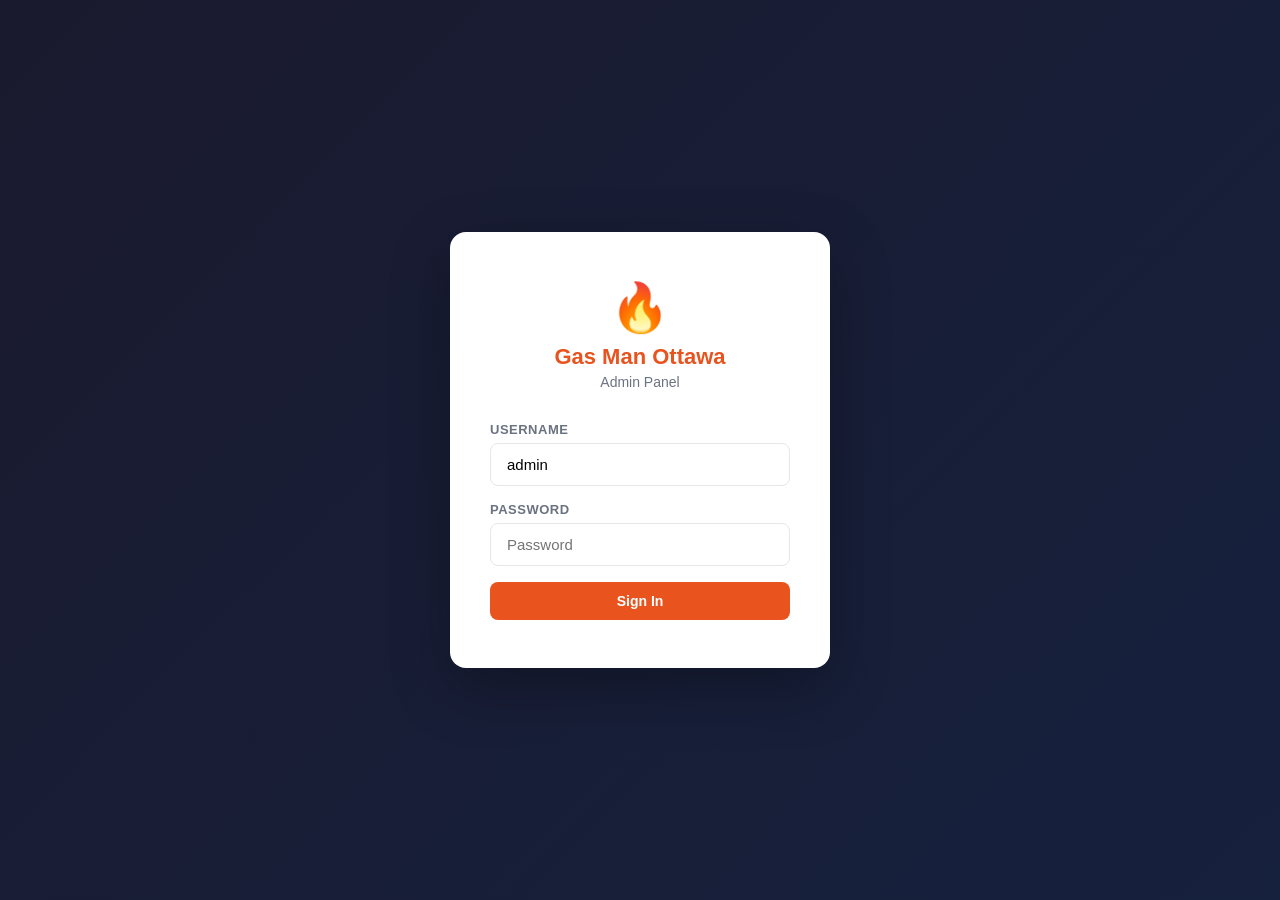
<file: admin/index.html>
<!DOCTYPE html>
<html lang="en">
<head>
<meta charset="UTF-8">
<meta name="viewport" content="width=device-width, initial-scale=1.0">
<title>Gas Man Ottawa — Admin Panel</title>
<style>
  *, *::before, *::after { box-sizing: border-box; margin: 0; padding: 0; }
  :root {
    --orange: #E8531E;
    --orange-dark: #c94518;
    --bg: #f8f9fa;
    --sidebar: #1a1a2e;
    --sidebar-text: #c8c8d4;
    --white: #ffffff;
    --border: #e5e7eb;
    --text: #1a1a1a;
    --muted: #6b7280;
    --success: #22c55e;
    --danger: #ef4444;
    --warning: #f59e0b;
  }
  body { font-family: -apple-system, BlinkMacSystemFont, 'Segoe UI', Roboto, sans-serif; background: var(--bg); color: var(--text); min-height: 100vh; }

  /* Login */
  #login-screen {
    min-height: 100vh;
    display: flex;
    align-items: center;
    justify-content: center;
    background: linear-gradient(135deg, #1a1a2e 0%, #16213e 100%);
  }
  .login-box {
    background: white;
    border-radius: 16px;
    padding: 48px 40px;
    width: 380px;
    box-shadow: 0 20px 60px rgba(0,0,0,0.3);
    text-align: center;
  }
  .login-box .logo { font-size: 48px; margin-bottom: 8px; }
  .login-box h1 { font-size: 22px; font-weight: 700; color: var(--orange); margin-bottom: 4px; }
  .login-box p { color: var(--muted); font-size: 14px; margin-bottom: 32px; }
  .form-group { margin-bottom: 16px; text-align: left; }
  .form-group label { display: block; font-size: 13px; font-weight: 600; color: var(--muted); margin-bottom: 6px; text-transform: uppercase; letter-spacing: 0.5px; }
  .form-group input { width: 100%; padding: 12px 16px; border: 1.5px solid var(--border); border-radius: 8px; font-size: 15px; outline: none; transition: border-color 0.15s; }
  .form-group input:focus { border-color: var(--orange); }
  .btn { display: inline-flex; align-items: center; gap: 8px; padding: 11px 20px; border-radius: 8px; border: none; font-size: 14px; font-weight: 600; cursor: pointer; transition: background 0.15s, transform 0.1s; }
  .btn:active { transform: scale(0.97); }
  .btn-primary { background: var(--orange); color: white; }
  .btn-primary:hover { background: var(--orange-dark); }
  .btn-secondary { background: var(--bg); color: var(--text); border: 1.5px solid var(--border); }
  .btn-secondary:hover { background: var(--border); }
  .btn-danger { background: var(--danger); color: white; }
  .btn-danger:hover { background: #dc2626; }
  .btn-sm { padding: 7px 14px; font-size: 13px; }
  .btn-full { width: 100%; justify-content: center; }
  #login-error { color: var(--danger); font-size: 14px; margin-bottom: 16px; display: none; }

  /* App layout */
  #app { display: none; min-height: 100vh; }
  .layout { display: flex; min-height: 100vh; }

  /* Sidebar */
  .sidebar {
    width: 240px;
    background: var(--sidebar);
    display: flex;
    flex-direction: column;
    flex-shrink: 0;
    position: fixed;
    top: 0;
    left: 0;
    height: 100vh;
    z-index: 100;
  }
  .sidebar-logo {
    padding: 24px 20px 20px;
    border-bottom: 1px solid rgba(255,255,255,0.08);
  }
  .sidebar-logo h2 { color: var(--orange); font-size: 16px; font-weight: 700; }
  .sidebar-logo p { color: var(--sidebar-text); font-size: 12px; opacity: 0.7; margin-top: 2px; }
  .sidebar-nav { flex: 1; padding: 12px 0; overflow-y: auto; }
  .nav-item {
    display: flex;
    align-items: center;
    gap: 12px;
    padding: 12px 20px;
    color: var(--sidebar-text);
    cursor: pointer;
    transition: background 0.15s, color 0.15s;
    font-size: 14px;
    border-left: 3px solid transparent;
    position: relative;
  }
  .nav-item:hover { background: rgba(255,255,255,0.06); color: white; }
  .nav-item.active { background: rgba(232,83,30,0.15); color: white; border-left-color: var(--orange); }
  .nav-item .nav-icon { font-size: 18px; width: 20px; text-align: center; }
  .nav-badge {
    margin-left: auto;
    background: var(--danger);
    color: white;
    border-radius: 10px;
    padding: 2px 7px;
    font-size: 11px;
    font-weight: 700;
  }
  .sidebar-footer {
    padding: 16px 20px;
    border-top: 1px solid rgba(255,255,255,0.08);
  }
  .sidebar-footer button {
    background: none;
    border: 1.5px solid rgba(255,255,255,0.15);
    color: var(--sidebar-text);
    padding: 8px 16px;
    border-radius: 6px;
    cursor: pointer;
    font-size: 13px;
    width: 100%;
    transition: background 0.15s;
  }
  .sidebar-footer button:hover { background: rgba(255,255,255,0.08); }

  /* Main content */
  .main { margin-left: 240px; flex: 1; min-height: 100vh; }
  .topbar {
    background: white;
    border-bottom: 1px solid var(--border);
    padding: 0 32px;
    height: 64px;
    display: flex;
    align-items: center;
    position: sticky;
    top: 0;
    z-index: 50;
  }
  .topbar h1 { font-size: 20px; font-weight: 700; }
  .content { padding: 32px; }

  /* Cards */
  .card { background: white; border-radius: 12px; border: 1px solid var(--border); }
  .card-header { padding: 20px 24px; border-bottom: 1px solid var(--border); display: flex; align-items: center; justify-content: space-between; }
  .card-header h3 { font-size: 16px; font-weight: 700; }
  .card-body { padding: 24px; }

  /* Stats grid */
  .stats-grid { display: grid; grid-template-columns: repeat(auto-fit, minmax(180px, 1fr)); gap: 20px; margin-bottom: 32px; }
  .stat-card { background: white; border-radius: 12px; border: 1px solid var(--border); padding: 20px 24px; }
  .stat-card .stat-label { font-size: 12px; font-weight: 600; color: var(--muted); text-transform: uppercase; letter-spacing: 0.5px; }
  .stat-card .stat-value { font-size: 32px; font-weight: 800; color: var(--orange); margin: 8px 0 4px; }
  .stat-card .stat-sub { font-size: 12px; color: var(--muted); }

  /* Table */
  .table-wrap { overflow-x: auto; }
  table { width: 100%; border-collapse: collapse; font-size: 14px; }
  th { text-align: left; padding: 12px 16px; font-size: 12px; font-weight: 700; color: var(--muted); text-transform: uppercase; letter-spacing: 0.5px; border-bottom: 1px solid var(--border); background: #fafafa; }
  td { padding: 14px 16px; border-bottom: 1px solid var(--border); vertical-align: top; }
  tr:last-child td { border-bottom: none; }
  tr:hover td { background: #fafafa; }

  /* Badge */
  .badge { display: inline-block; padding: 3px 10px; border-radius: 20px; font-size: 12px; font-weight: 600; }
  .badge-new { background: #fef3c7; color: #92400e; }
  .badge-contacted { background: #dbeafe; color: #1e40af; }
  .badge-booked { background: #d1fae5; color: #065f46; }
  .badge-closed { background: #f3f4f6; color: #6b7280; }

  /* KB entries */
  .kb-grid { display: flex; flex-direction: column; gap: 12px; }
  .kb-entry {
    border: 1.5px solid var(--border);
    border-radius: 10px;
    padding: 16px 20px;
    transition: border-color 0.15s;
  }
  .kb-entry:hover { border-color: var(--orange); }
  .kb-entry-header { display: flex; align-items: center; gap: 12px; margin-bottom: 8px; }
  .kb-category { font-size: 11px; font-weight: 700; color: var(--orange); text-transform: uppercase; letter-spacing: 0.5px; background: #fff3ee; padding: 3px 9px; border-radius: 20px; }
  .kb-title { font-weight: 700; font-size: 15px; flex: 1; }
  .kb-content { font-size: 13px; color: var(--muted); line-height: 1.6; }
  .kb-actions { margin-top: 12px; display: flex; gap: 8px; }

  /* Modal */
  .modal-overlay {
    position: fixed; inset: 0;
    background: rgba(0,0,0,0.5);
    display: flex; align-items: center; justify-content: center;
    z-index: 1000;
    opacity: 0; pointer-events: none; transition: opacity 0.2s;
  }
  .modal-overlay.open { opacity: 1; pointer-events: all; }
  .modal {
    background: white;
    border-radius: 16px;
    width: 560px;
    max-width: calc(100vw - 32px);
    max-height: calc(100vh - 64px);
    overflow-y: auto;
    transform: translateY(20px) scale(0.97);
    transition: transform 0.25s cubic-bezier(0.34, 1.56, 0.64, 1);
  }
  .modal-overlay.open .modal { transform: translateY(0) scale(1); }
  .modal-header { padding: 24px 24px 0; display: flex; align-items: center; justify-content: space-between; }
  .modal-header h3 { font-size: 18px; font-weight: 700; }
  .modal-close { background: none; border: none; cursor: pointer; font-size: 24px; color: var(--muted); line-height: 1; }
  .modal-body { padding: 20px 24px 24px; }
  .form-row { margin-bottom: 20px; }
  .form-row label { display: block; font-size: 13px; font-weight: 600; color: var(--muted); margin-bottom: 6px; text-transform: uppercase; letter-spacing: 0.5px; }
  .form-row input, .form-row select, .form-row textarea {
    width: 100%;
    padding: 10px 14px;
    border: 1.5px solid var(--border);
    border-radius: 8px;
    font-size: 14px;
    outline: none;
    transition: border-color 0.15s;
    font-family: inherit;
  }
  .form-row input:focus, .form-row select:focus, .form-row textarea:focus { border-color: var(--orange); }
  .form-row textarea { resize: vertical; min-height: 120px; }
  .modal-footer { display: flex; justify-content: flex-end; gap: 10px; }

  /* Conversation detail */
  .conv-messages { display: flex; flex-direction: column; gap: 12px; }
  .conv-msg { max-width: 80%; padding: 10px 14px; border-radius: 14px; font-size: 14px; line-height: 1.5; }
  .conv-msg.user { background: var(--orange); color: white; align-self: flex-end; border-bottom-right-radius: 4px; }
  .conv-msg.assistant { background: #f4f4f5; color: #1a1a1a; align-self: flex-start; border-bottom-left-radius: 4px; }
  .conv-msg .conv-msg-time { font-size: 11px; opacity: 0.7; margin-top: 4px; }

  /* Filter bar */
  .filter-bar { display: flex; gap: 10px; align-items: center; flex-wrap: wrap; margin-bottom: 20px; }
  .filter-bar select { padding: 8px 14px; border: 1.5px solid var(--border); border-radius: 8px; font-size: 14px; outline: none; }
  .filter-bar select:focus { border-color: var(--orange); }

  /* Loading */
  .loading { display: flex; align-items: center; justify-content: center; padding: 48px; color: var(--muted); }
  .spinner { width: 28px; height: 28px; border: 3px solid var(--border); border-top-color: var(--orange); border-radius: 50%; animation: spin 0.7s linear infinite; margin-right: 12px; }
  @keyframes spin { to { transform: rotate(360deg); } }

  /* Empty state */
  .empty { text-align: center; padding: 48px 24px; color: var(--muted); }
  .empty .empty-icon { font-size: 40px; margin-bottom: 12px; }
  .empty p { font-size: 14px; }

  /* AI Instructions editor */
  #instructions-editor { width: 100%; min-height: 400px; font-family: 'Courier New', monospace; font-size: 13px; line-height: 1.6; resize: vertical; }

  /* Search */
  .search-input { padding: 9px 14px; border: 1.5px solid var(--border); border-radius: 8px; font-size: 14px; outline: none; width: 260px; }
  .search-input:focus { border-color: var(--orange); }

  /* Toast */
  #toast {
    position: fixed; bottom: 24px; left: 50%; transform: translateX(-50%) translateY(80px);
    background: #1a1a1a; color: white;
    padding: 12px 24px; border-radius: 8px;
    font-size: 14px; font-weight: 500;
    transition: transform 0.3s ease, opacity 0.3s;
    z-index: 9999;
    opacity: 0;
  }
  #toast.show { transform: translateX(-50%) translateY(0); opacity: 1; }
  #toast.success { background: #16a34a; }
  #toast.error { background: var(--danger); }

  /* Pagination */
  .pagination { display: flex; gap: 8px; align-items: center; justify-content: center; margin-top: 20px; }
  .pagination button { padding: 7px 14px; border: 1.5px solid var(--border); background: white; border-radius: 6px; cursor: pointer; font-size: 13px; }
  .pagination button:disabled { opacity: 0.4; cursor: default; }
  .pagination button.current { background: var(--orange); color: white; border-color: var(--orange); }
  .pagination span { font-size: 13px; color: var(--muted); }
</style>
</head>
<body>

<!-- Login -->
<div id="login-screen">
  <div class="login-box">
    <div class="logo">🔥</div>
    <h1>Gas Man Ottawa</h1>
    <p>Admin Panel</p>
    <div id="login-error">Invalid username or password</div>
    <div class="form-group">
      <label>Username</label>
      <input type="text" id="login-username" value="admin" autocomplete="username">
    </div>
    <div class="form-group">
      <label>Password</label>
      <input type="password" id="login-password" placeholder="Password" autocomplete="current-password">
    </div>
    <button class="btn btn-primary btn-full" onclick="doLogin()">Sign In</button>
  </div>
</div>

<!-- App -->
<div id="app">
  <div class="layout">
    <!-- Sidebar -->
    <nav class="sidebar">
      <div class="sidebar-logo">
        <h2>🔥 Gas Man Ottawa</h2>
        <p>Admin Panel</p>
      </div>
      <div class="sidebar-nav">
        <div class="nav-item active" data-section="dashboard" onclick="navigate('dashboard')">
          <span class="nav-icon">📊</span> Dashboard
        </div>
        <div class="nav-item" data-section="knowledge" onclick="navigate('knowledge')">
          <span class="nav-icon">📚</span> Knowledge Base
        </div>
        <div class="nav-item" data-section="instructions" onclick="navigate('instructions')">
          <span class="nav-icon">🤖</span> AI Instructions
        </div>
        <div class="nav-item" data-section="conversations" onclick="navigate('conversations')">
          <span class="nav-icon">💬</span> Conversations
        </div>
        <div class="nav-item" data-section="leads" onclick="navigate('leads')">
          <span class="nav-icon">👤</span> Leads
          <span class="nav-badge" id="leads-badge" style="display:none">0</span>
        </div>
      </div>
      <div class="sidebar-footer">
        <button onclick="doLogout()">Sign Out</button>
      </div>
    </nav>

    <!-- Main -->
    <div class="main">
      <div class="topbar">
        <h1 id="page-title">Dashboard</h1>
      </div>
      <div class="content" id="main-content">
        <div class="loading"><div class="spinner"></div> Loading...</div>
      </div>
    </div>
  </div>
</div>

<!-- Modal -->
<div class="modal-overlay" id="modal-overlay" onclick="closeModalOnOverlay(event)">
  <div class="modal" id="modal">
    <div class="modal-header">
      <h3 id="modal-title">Modal</h3>
      <button class="modal-close" onclick="closeModal()">×</button>
    </div>
    <div class="modal-body" id="modal-body"></div>
  </div>
</div>

<!-- Toast -->
<div id="toast"></div>

<script>
var API = '';  // same origin
var token = localStorage.getItem('gasman_token');
var currentSection = 'dashboard';
var currentPage = { conversations: 1, leads: 1 };

// ── Auth ──────────────────────────────────────────────────────────────────────

function doLogin() {
  var u = document.getElementById('login-username').value.trim();
  var p = document.getElementById('login-password').value;
  fetch(API + '/api/admin/login', {
    method: 'POST',
    headers: { 'Content-Type': 'application/json' },
    body: JSON.stringify({ username: u, password: p }),
  })
  .then(function(r) {
    if (!r.ok) throw new Error('bad');
    return r.json();
  })
  .then(function(d) {
    token = d.token;
    localStorage.setItem('gasman_token', token);
    showApp();
  })
  .catch(function() {
    document.getElementById('login-error').style.display = 'block';
  });
}

function doLogout() {
  token = null;
  localStorage.removeItem('gasman_token');
  document.getElementById('app').style.display = 'none';
  document.getElementById('login-screen').style.display = 'flex';
}

// ── API helpers ───────────────────────────────────────────────────────────────

function api(method, path, body) {
  return fetch(API + path, {
    method: method,
    headers: {
      'Content-Type': 'application/json',
      'Authorization': 'Bearer ' + token,
    },
    body: body ? JSON.stringify(body) : undefined,
  }).then(function(r) {
    if (r.status === 401) { doLogout(); throw new Error('Unauthorized'); }
    if (!r.ok) throw new Error('Request failed');
    return r.json();
  });
}

// ── Navigation ────────────────────────────────────────────────────────────────

function navigate(section) {
  currentSection = section;
  document.querySelectorAll('.nav-item').forEach(function(el) {
    el.classList.toggle('active', el.dataset.section === section);
  });
  var titles = {
    dashboard: 'Dashboard',
    knowledge: 'Knowledge Base',
    instructions: 'AI Instructions',
    conversations: 'Conversations',
    leads: 'Leads',
  };
  document.getElementById('page-title').textContent = titles[section] || section;
  var content = document.getElementById('main-content');
  content.innerHTML = '<div class="loading"><div class="spinner"></div> Loading...</div>';
  if (section === 'dashboard') loadDashboard();
  else if (section === 'knowledge') loadKnowledge();
  else if (section === 'instructions') loadInstructions();
  else if (section === 'conversations') loadConversations(1);
  else if (section === 'leads') loadLeads(1);
}

function showApp() {
  document.getElementById('login-screen').style.display = 'none';
  document.getElementById('app').style.display = 'block';
  loadUncontactedBadge();
  navigate('dashboard');
}

function loadUncontactedBadge() {
  api('GET', '/api/admin/stats').then(function(d) {
    var badge = document.getElementById('leads-badge');
    if (d.uncontacted_leads > 0) {
      badge.textContent = d.uncontacted_leads;
      badge.style.display = 'inline-block';
    } else {
      badge.style.display = 'none';
    }
  }).catch(function() {});
}

// ── Dashboard ─────────────────────────────────────────────────────────────────

function loadDashboard() {
  api('GET', '/api/admin/stats').then(function(d) {
    var content = document.getElementById('main-content');
    content.innerHTML = [
      '<div class="stats-grid">',
        statCard('💬', 'Total Conversations', d.total_conversations, "Today: " + d.today_conversations),
        statCard('👤', 'Total Leads', d.total_leads, "This week: " + d.this_week_leads),
        statCard('🔔', 'Uncontacted Leads', d.uncontacted_leads, 'Need follow-up'),
        statCard('📚', 'Knowledge Entries', d.knowledge_base_count, 'In knowledge base'),
        statCard('📅', 'This Month Leads', d.this_month_leads, 'Last 30 days'),
        statCard('💬', 'Today Conversations', d.today_conversations, 'Since midnight'),
      '</div>',
      '<div style="display:grid;grid-template-columns:1fr 1fr;gap:20px">',
        '<div class="card">',
          '<div class="card-header"><h3>Quick Actions</h3></div>',
          '<div class="card-body" style="display:flex;flex-direction:column;gap:12px">',
            '<button class="btn btn-primary" onclick="navigate(\'knowledge\')">📚 Manage Knowledge Base</button>',
            '<button class="btn btn-secondary" onclick="navigate(\'instructions\')">🤖 Edit AI Instructions</button>',
            '<button class="btn btn-secondary" onclick="navigate(\'leads\')">👤 View Leads</button>',
            '<button class="btn btn-secondary" onclick="window.open(\'/demo\',\'_blank\')">🔗 Open Chat Demo</button>',
          '</div>',
        '</div>',
        '<div class="card">',
          '<div class="card-header"><h3>Embed Widget</h3></div>',
          '<div class="card-body">',
            '<p style="font-size:13px;color:#6b7280;margin-bottom:12px">Add this to any page to embed the chat widget:</p>',
            '<code style="display:block;background:#f4f4f5;padding:12px;border-radius:8px;font-size:12px;word-break:break-all;">&lt;script src="' + location.origin + '/widget/gasman-chat.js"&gt;&lt;/script&gt;</code>',
            '<button class="btn btn-sm btn-secondary" style="margin-top:12px" onclick="copyEmbed()">📋 Copy</button>',
          '</div>',
        '</div>',
      '</div>',
    ].join('');
  }).catch(function() {
    document.getElementById('main-content').innerHTML = '<div class="empty"><div class="empty-icon">⚠️</div><p>Failed to load stats.</p></div>';
  });
}

function statCard(icon, label, value, sub) {
  return '<div class="stat-card"><div class="stat-label">' + icon + ' ' + label + '</div><div class="stat-value">' + value + '</div><div class="stat-sub">' + sub + '</div></div>';
}

function copyEmbed() {
  var code = '<script src="' + location.origin + '/widget/gasman-chat.js"><\/script>';
  navigator.clipboard.writeText(code).then(function() { toast('Copied!', 'success'); });
}

// ── Knowledge Base ────────────────────────────────────────────────────────────

var kbEntries = [];
var kbFilter = '';

function loadKnowledge() {
  api('GET', '/api/admin/knowledge-base').then(function(entries) {
    kbEntries = entries;
    renderKnowledge();
  }).catch(function() {
    document.getElementById('main-content').innerHTML = '<div class="empty"><div class="empty-icon">⚠️</div><p>Failed to load knowledge base.</p></div>';
  });
}

function renderKnowledge() {
  var filtered = kbEntries.filter(function(e) {
    if (!kbFilter) return true;
    var q = kbFilter.toLowerCase();
    return e.title.toLowerCase().includes(q) || e.content.toLowerCase().includes(q) || e.category.toLowerCase().includes(q);
  });

  var categories = {};
  filtered.forEach(function(e) {
    if (!categories[e.category]) categories[e.category] = [];
    categories[e.category].push(e);
  });

  var html = [
    '<div style="display:flex;justify-content:space-between;align-items:center;margin-bottom:24px">',
      '<div style="display:flex;gap:12px;align-items:center">',
        '<input class="search-input" placeholder="Search entries..." oninput="filterKB(this.value)" value="' + esc(kbFilter) + '">',
        '<span style="font-size:13px;color:#6b7280">' + filtered.length + ' entries</span>',
      '</div>',
      '<button class="btn btn-primary" onclick="openAddEntry()">+ Add Entry</button>',
    '</div>',
  ];

  if (filtered.length === 0) {
    html.push('<div class="empty"><div class="empty-icon">📭</div><p>No entries found.</p></div>');
  } else {
    Object.keys(categories).sort().forEach(function(cat) {
      html.push('<h3 style="font-size:14px;font-weight:700;color:#6b7280;text-transform:uppercase;letter-spacing:0.5px;margin:24px 0 12px">' + esc(cat) + ' (' + categories[cat].length + ')</h3>');
      html.push('<div class="kb-grid">');
      categories[cat].forEach(function(e) {
        html.push([
          '<div class="kb-entry" id="kb-' + e.id + '">',
            '<div class="kb-entry-header">',
              '<span class="kb-category">' + esc(e.category) + '</span>',
              '<span class="kb-title">' + esc(e.title) + '</span>',
            '</div>',
            '<div class="kb-content">' + esc(e.content).substring(0, 200) + (e.content.length > 200 ? '...' : '') + '</div>',
            '<div class="kb-actions">',
              '<button class="btn btn-sm btn-secondary" onclick="openEditEntry(' + JSON.stringify(e.id) + ')">✏️ Edit</button>',
              '<button class="btn btn-sm btn-danger" onclick="confirmDeleteEntry(' + JSON.stringify(e.id) + ', ' + JSON.stringify(e.title) + ')">🗑️ Delete</button>',
            '</div>',
          '</div>',
        ].join(''));
      });
      html.push('</div>');
    });
  }

  document.getElementById('main-content').innerHTML = html.join('');
}

function filterKB(val) {
  kbFilter = val;
  renderKnowledge();
}

function openAddEntry() {
  document.getElementById('modal-title').textContent = 'Add Knowledge Entry';
  document.getElementById('modal-body').innerHTML = kbForm({}, false);
  openModal();
}

function openEditEntry(id) {
  var entry = kbEntries.find(function(e) { return e.id === id; });
  if (!entry) return;
  document.getElementById('modal-title').textContent = 'Edit Knowledge Entry';
  document.getElementById('modal-body').innerHTML = kbForm(entry, true);
  openModal();
}

function kbForm(entry, isEdit) {
  var categories = ['Company Info','Service Areas','Furnaces','Air Conditioning','Heat Pumps','Water Heaters','Gas Piping','Gas Fireplaces','Smart Thermostats','Ventilation','Maintenance','Commercial','Emergency Procedures'];
  var catOptions = categories.map(function(c) {
    return '<option value="' + esc(c) + '"' + (entry.category === c ? ' selected' : '') + '>' + esc(c) + '</option>';
  }).join('');
  return [
    '<div class="form-row">',
      '<label>Category</label>',
      '<select id="kb-cat"><option value="">Select category...</option>' + catOptions + '</select>',
    '</div>',
    '<div class="form-row">',
      '<label>Title</label>',
      '<input type="text" id="kb-title" value="' + esc(entry.title || '') + '" placeholder="e.g. Furnace Installation Details">',
    '</div>',
    '<div class="form-row">',
      '<label>Content</label>',
      '<textarea id="kb-content" style="min-height:160px">' + esc(entry.content || '') + '</textarea>',
    '</div>',
    '<div class="modal-footer">',
      '<button class="btn btn-secondary" onclick="closeModal()">Cancel</button>',
      '<button class="btn btn-primary" onclick="saveKBEntry(' + (isEdit ? JSON.stringify(entry.id) : 'null') + ')">',
        isEdit ? 'Save Changes' : 'Add Entry',
      '</button>',
    '</div>',
  ].join('');
}

function saveKBEntry(id) {
  var category = document.getElementById('kb-cat').value.trim();
  var title = document.getElementById('kb-title').value.trim();
  var content = document.getElementById('kb-content').value.trim();
  if (!category || !title || !content) { toast('Please fill in all fields', 'error'); return; }

  var method = id ? 'PUT' : 'POST';
  var path = id ? '/api/admin/knowledge-base/' + id : '/api/admin/knowledge-base';

  api(method, path, { category: category, title: title, content: content })
    .then(function() {
      closeModal();
      toast(id ? 'Entry updated!' : 'Entry added!', 'success');
      loadKnowledge();
    })
    .catch(function() { toast('Failed to save entry', 'error'); });
}

function confirmDeleteEntry(id, title) {
  document.getElementById('modal-title').textContent = 'Delete Entry?';
  document.getElementById('modal-body').innerHTML = [
    '<p style="margin-bottom:24px">Are you sure you want to delete <strong>' + esc(title) + '</strong>? This will remove it from the knowledge base and Pinecone permanently.</p>',
    '<div class="modal-footer">',
      '<button class="btn btn-secondary" onclick="closeModal()">Cancel</button>',
      '<button class="btn btn-danger" onclick="deleteEntry(' + JSON.stringify(id) + ')">Delete</button>',
    '</div>',
  ].join('');
  openModal();
}

function deleteEntry(id) {
  api('DELETE', '/api/admin/knowledge-base/' + id)
    .then(function() {
      closeModal();
      toast('Entry deleted', 'success');
      loadKnowledge();
    })
    .catch(function() { toast('Failed to delete entry', 'error'); });
}

// ── AI Instructions ───────────────────────────────────────────────────────────

function loadInstructions() {
  api('GET', '/api/admin/instructions').then(function(d) {
    var updatedStr = d.updated_at ? new Date(d.updated_at).toLocaleString() : 'Never saved';
    document.getElementById('main-content').innerHTML = [
      '<div class="card">',
        '<div class="card-header">',
          '<div>',
            '<h3>System Prompt / AI Instructions</h3>',
            '<p style="font-size:12px;color:#6b7280;margin-top:4px">Last updated: ' + updatedStr + '</p>',
          '</div>',
          '<button class="btn btn-primary" onclick="saveInstructions()">💾 Save</button>',
        '</div>',
        '<div class="card-body">',
          '<p style="font-size:13px;color:#6b7280;margin-bottom:16px">This is the system prompt loaded on every chat request. It defines the bot\'s personality, rules, and behavior. Edit carefully — changes take effect immediately.</p>',
          '<textarea id="instructions-editor" class="form-row" style="width:100%;min-height:500px;font-family:monospace;font-size:13px;line-height:1.6;padding:16px;border:1.5px solid #e5e7eb;border-radius:8px;resize:vertical">' + esc(d.instructions) + '</textarea>',
        '</div>',
      '</div>',
    ].join('');
  }).catch(function() {
    document.getElementById('main-content').innerHTML = '<div class="empty"><div class="empty-icon">⚠️</div><p>Failed to load instructions.</p></div>';
  });
}

function saveInstructions() {
  var text = document.getElementById('instructions-editor').value.trim();
  if (!text) { toast('Instructions cannot be empty', 'error'); return; }
  api('PUT', '/api/admin/instructions', { instructions: text })
    .then(function() { toast('Instructions saved!', 'success'); loadInstructions(); })
    .catch(function() { toast('Failed to save', 'error'); });
}

// ── Conversations ─────────────────────────────────────────────────────────────

function loadConversations(page) {
  currentPage.conversations = page;
  api('GET', '/api/admin/conversations?page=' + page + '&limit=20').then(function(d) {
    var html = [
      '<div class="filter-bar" style="justify-content:flex-end">',
        '<span style="font-size:13px;color:#6b7280">' + d.total + ' total conversations</span>',
      '</div>',
      '<div class="card">',
        '<div class="table-wrap">',
          '<table>',
            '<thead><tr><th>Started</th><th>Preview</th><th>Messages</th><th>Flagged</th><th>Actions</th></tr></thead>',
            '<tbody>',
    ];
    if (d.conversations.length === 0) {
      html.push('<tr><td colspan="5"><div class="empty"><div class="empty-icon">💬</div><p>No conversations yet.</p></div></td></tr>');
    }
    d.conversations.forEach(function(c) {
      html.push([
        '<tr>',
          '<td style="white-space:nowrap;font-size:13px">' + new Date(c.started_at).toLocaleString() + '</td>',
          '<td style="max-width:300px;font-size:13px">' + esc(c.preview || '(empty)') + '</td>',
          '<td>' + c.message_count + '</td>',
          '<td>' + (c.flagged ? '⭐' : '') + '</td>',
          '<td><button class="btn btn-sm btn-secondary" onclick="viewConversation(' + JSON.stringify(c.id) + ')">View</button></td>',
        '</tr>',
      ].join(''));
    });
    html.push('</tbody></table></div></div>');

    var totalPages = Math.ceil(d.total / 20);
    if (totalPages > 1) {
      html.push(pagination(page, totalPages, 'loadConversations'));
    }

    document.getElementById('main-content').innerHTML = html.join('');
  }).catch(function() {
    document.getElementById('main-content').innerHTML = '<div class="empty"><div class="empty-icon">⚠️</div><p>Failed to load conversations.</p></div>';
  });
}

function viewConversation(id) {
  api('GET', '/api/admin/conversations/' + id).then(function(c) {
    var msgsHtml = c.messages.map(function(m) {
      return '<div class="conv-msg ' + m.role + '">' + esc(m.content).replace(/\n/g, '<br>') + '<div class="conv-msg-time">' + new Date(m.timestamp).toLocaleTimeString() + '</div></div>';
    }).join('');

    document.getElementById('modal-title').textContent = 'Conversation';
    document.getElementById('modal-body').innerHTML = [
      '<div style="font-size:12px;color:#6b7280;margin-bottom:16px">',
        'Started: ' + new Date(c.started_at).toLocaleString() + ' · ' + c.message_count + ' messages',
      '</div>',
      '<div class="conv-messages" style="max-height:400px;overflow-y:auto;padding:8px 0">' + (msgsHtml || '<p style="color:#6b7280">Empty conversation</p>') + '</div>',
      '<div class="modal-footer" style="margin-top:16px">',
        '<button class="btn btn-secondary" onclick="toggleFlag(' + JSON.stringify(c.id) + ')">',
          c.flagged ? '⭐ Unflag' : '☆ Flag',
        '</button>',
        '<button class="btn btn-secondary" onclick="closeModal()">Close</button>',
      '</div>',
    ].join('');
    openModal();
  }).catch(function() { toast('Failed to load conversation', 'error'); });
}

function toggleFlag(id) {
  api('PUT', '/api/admin/conversations/' + id + '/flag')
    .then(function() { closeModal(); toast('Updated!', 'success'); loadConversations(currentPage.conversations); })
    .catch(function() { toast('Failed', 'error'); });
}

// ── Leads ─────────────────────────────────────────────────────────────────────

var leadsStatusFilter = '';

function loadLeads(page) {
  currentPage.leads = page;
  var qs = '?page=' + page + '&limit=20' + (leadsStatusFilter ? '&status=' + leadsStatusFilter : '');
  api('GET', '/api/admin/leads' + qs).then(function(d) {
    var html = [
      '<div class="filter-bar">',
        '<select onchange="filterLeads(this.value)">',
          '<option value="">All Statuses</option>',
          ['new','contacted','booked','closed'].map(function(s) {
            return '<option value="' + s + '"' + (leadsStatusFilter === s ? ' selected' : '') + '>' + s.charAt(0).toUpperCase() + s.slice(1) + '</option>';
          }).join(''),
        '</select>',
        '<span style="font-size:13px;color:#6b7280">' + d.total + ' leads</span>',
      '</div>',
      '<div class="card">',
        '<div class="table-wrap">',
          '<table>',
            '<thead><tr><th>Name</th><th>Phone</th><th>Service</th><th>Status</th><th>Date</th><th>Actions</th></tr></thead>',
            '<tbody>',
    ];
    if (d.leads.length === 0) {
      html.push('<tr><td colspan="6"><div class="empty"><div class="empty-icon">👤</div><p>No leads yet.</p></div></td></tr>');
    }
    d.leads.forEach(function(l) {
      html.push([
        '<tr>',
          '<td><strong>' + esc(l.name) + '</strong>' + (l.email ? '<br><span style="font-size:12px;color:#6b7280">' + esc(l.email) + '</span>' : '') + '</td>',
          '<td><a href="tel:' + esc(l.phone) + '" style="color:var(--orange)">' + esc(l.phone) + '</a></td>',
          '<td style="font-size:13px">' + esc(l.service_needed || '—') + '</td>',
          '<td><span class="badge badge-' + l.status + '">' + l.status + '</span></td>',
          '<td style="font-size:12px;white-space:nowrap">' + new Date(l.created_at).toLocaleDateString() + '</td>',
          '<td>',
            '<select style="padding:5px 8px;border:1.5px solid #e5e7eb;border-radius:6px;font-size:12px" onchange="updateLeadStatus(' + l.id + ', this.value)">',
              ['new','contacted','booked','closed'].map(function(s) {
                return '<option value="' + s + '"' + (l.status === s ? ' selected' : '') + '>' + s + '</option>';
              }).join(''),
            '</select>',
          '</td>',
        '</tr>',
      ].join(''));
    });
    html.push('</tbody></table></div></div>');

    var totalPages = Math.ceil(d.total / 20);
    if (totalPages > 1) html.push(pagination(page, totalPages, 'loadLeads'));

    document.getElementById('main-content').innerHTML = html.join('');
  }).catch(function() {
    document.getElementById('main-content').innerHTML = '<div class="empty"><div class="empty-icon">⚠️</div><p>Failed to load leads.</p></div>';
  });
}

function filterLeads(status) {
  leadsStatusFilter = status;
  loadLeads(1);
}

function updateLeadStatus(id, status) {
  api('PUT', '/api/admin/leads/' + id, { status: status })
    .then(function() { toast('Status updated', 'success'); loadUncontactedBadge(); })
    .catch(function() { toast('Failed to update', 'error'); });
}

// ── UI Helpers ────────────────────────────────────────────────────────────────

function openModal() {
  document.getElementById('modal-overlay').classList.add('open');
}

function closeModal() {
  document.getElementById('modal-overlay').classList.remove('open');
}

function closeModalOnOverlay(e) {
  if (e.target === document.getElementById('modal-overlay')) closeModal();
}

function pagination(current, total, fn) {
  var html = ['<div class="pagination">'];
  html.push('<button ' + (current <= 1 ? 'disabled' : '') + ' onclick="' + fn + '(' + (current - 1) + ')">← Prev</button>');
  html.push('<span>Page ' + current + ' of ' + total + '</span>');
  html.push('<button ' + (current >= total ? 'disabled' : '') + ' onclick="' + fn + '(' + (current + 1) + ')">Next →</button>');
  html.push('</div>');
  return html.join('');
}

function toast(msg, type) {
  var el = document.getElementById('toast');
  el.textContent = msg;
  el.className = 'show ' + (type || '');
  setTimeout(function() { el.className = ''; }, 3000);
}

function esc(str) {
  return String(str || '').replace(/&/g,'&amp;').replace(/</g,'&lt;').replace(/>/g,'&gt;').replace(/"/g,'&quot;');
}

// ── Boot ──────────────────────────────────────────────────────────────────────

document.addEventListener('keydown', function(e) {
  if (e.key === 'Escape') closeModal();
});

document.getElementById('login-password').addEventListener('keydown', function(e) {
  if (e.key === 'Enter') doLogin();
});

if (token) {
  showApp();
} else {
  document.getElementById('login-screen').style.display = 'flex';
}
</script>
</body>
</html>
</file>
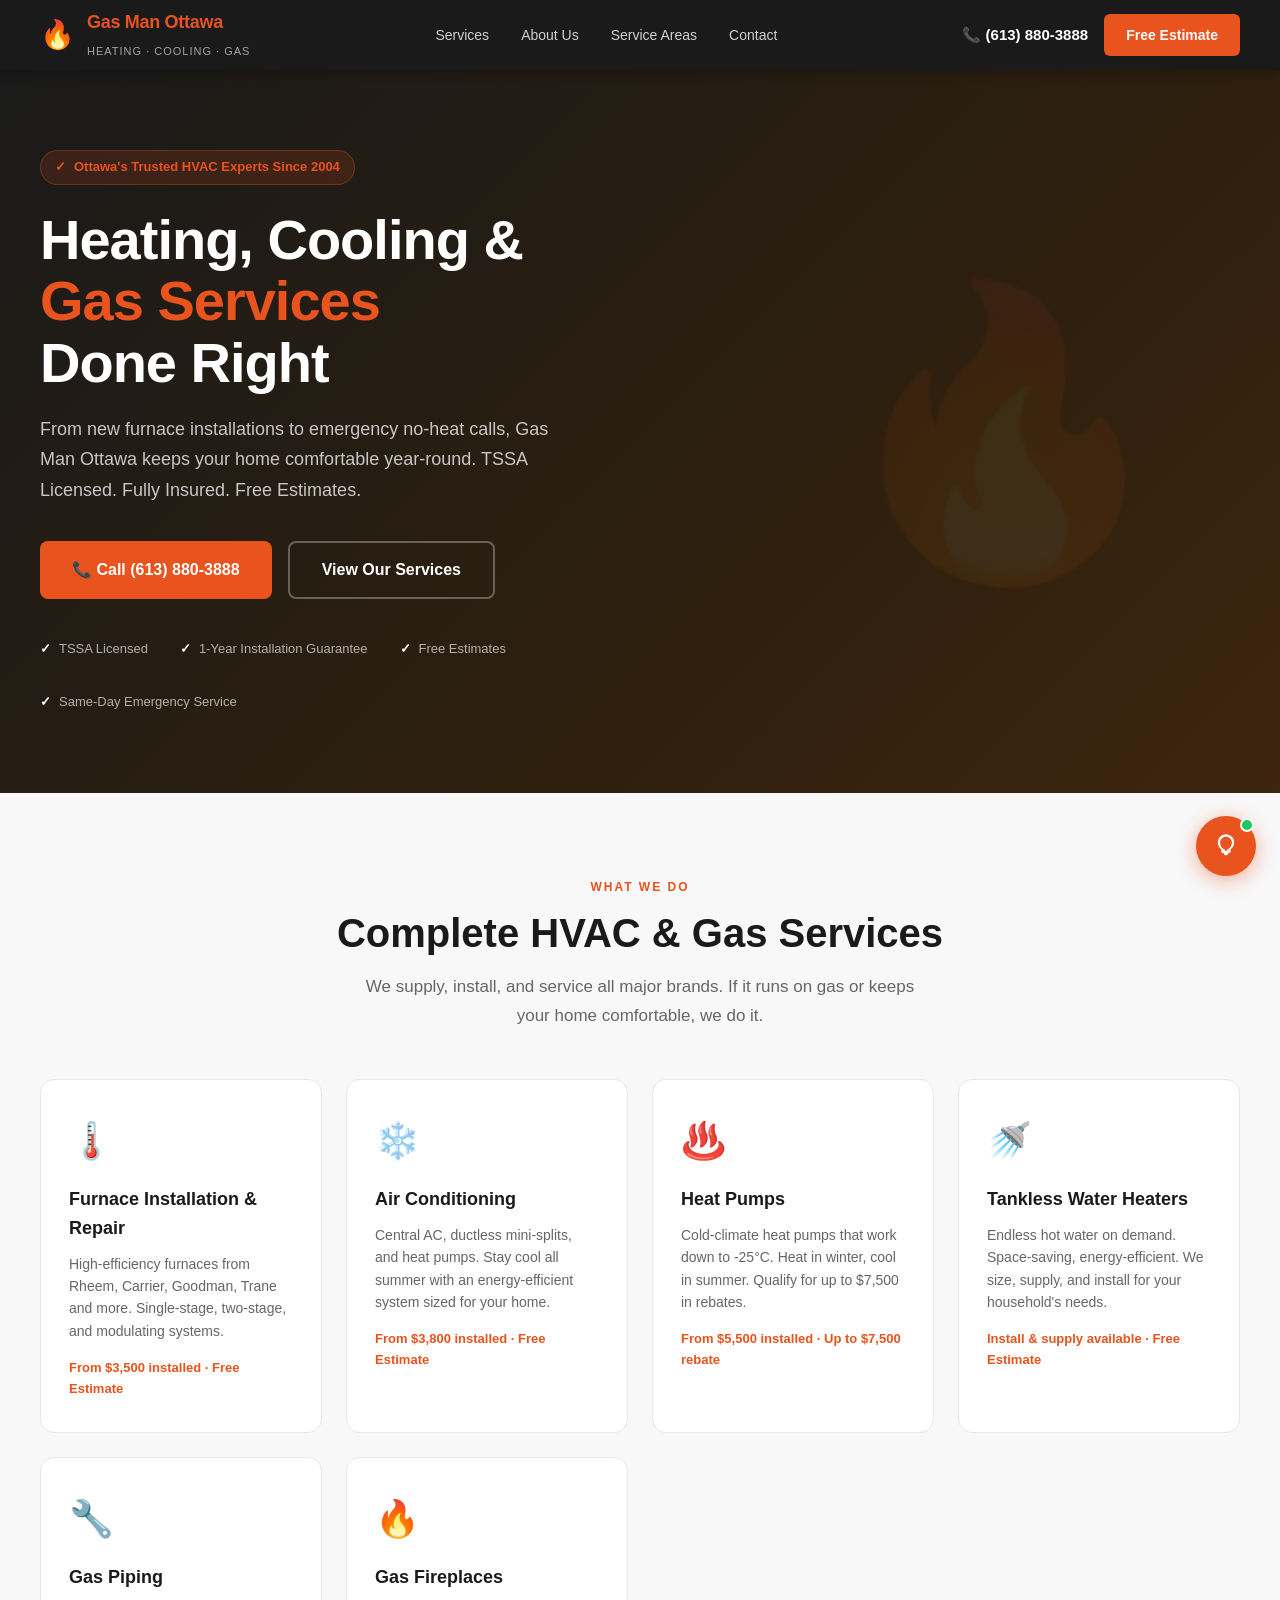
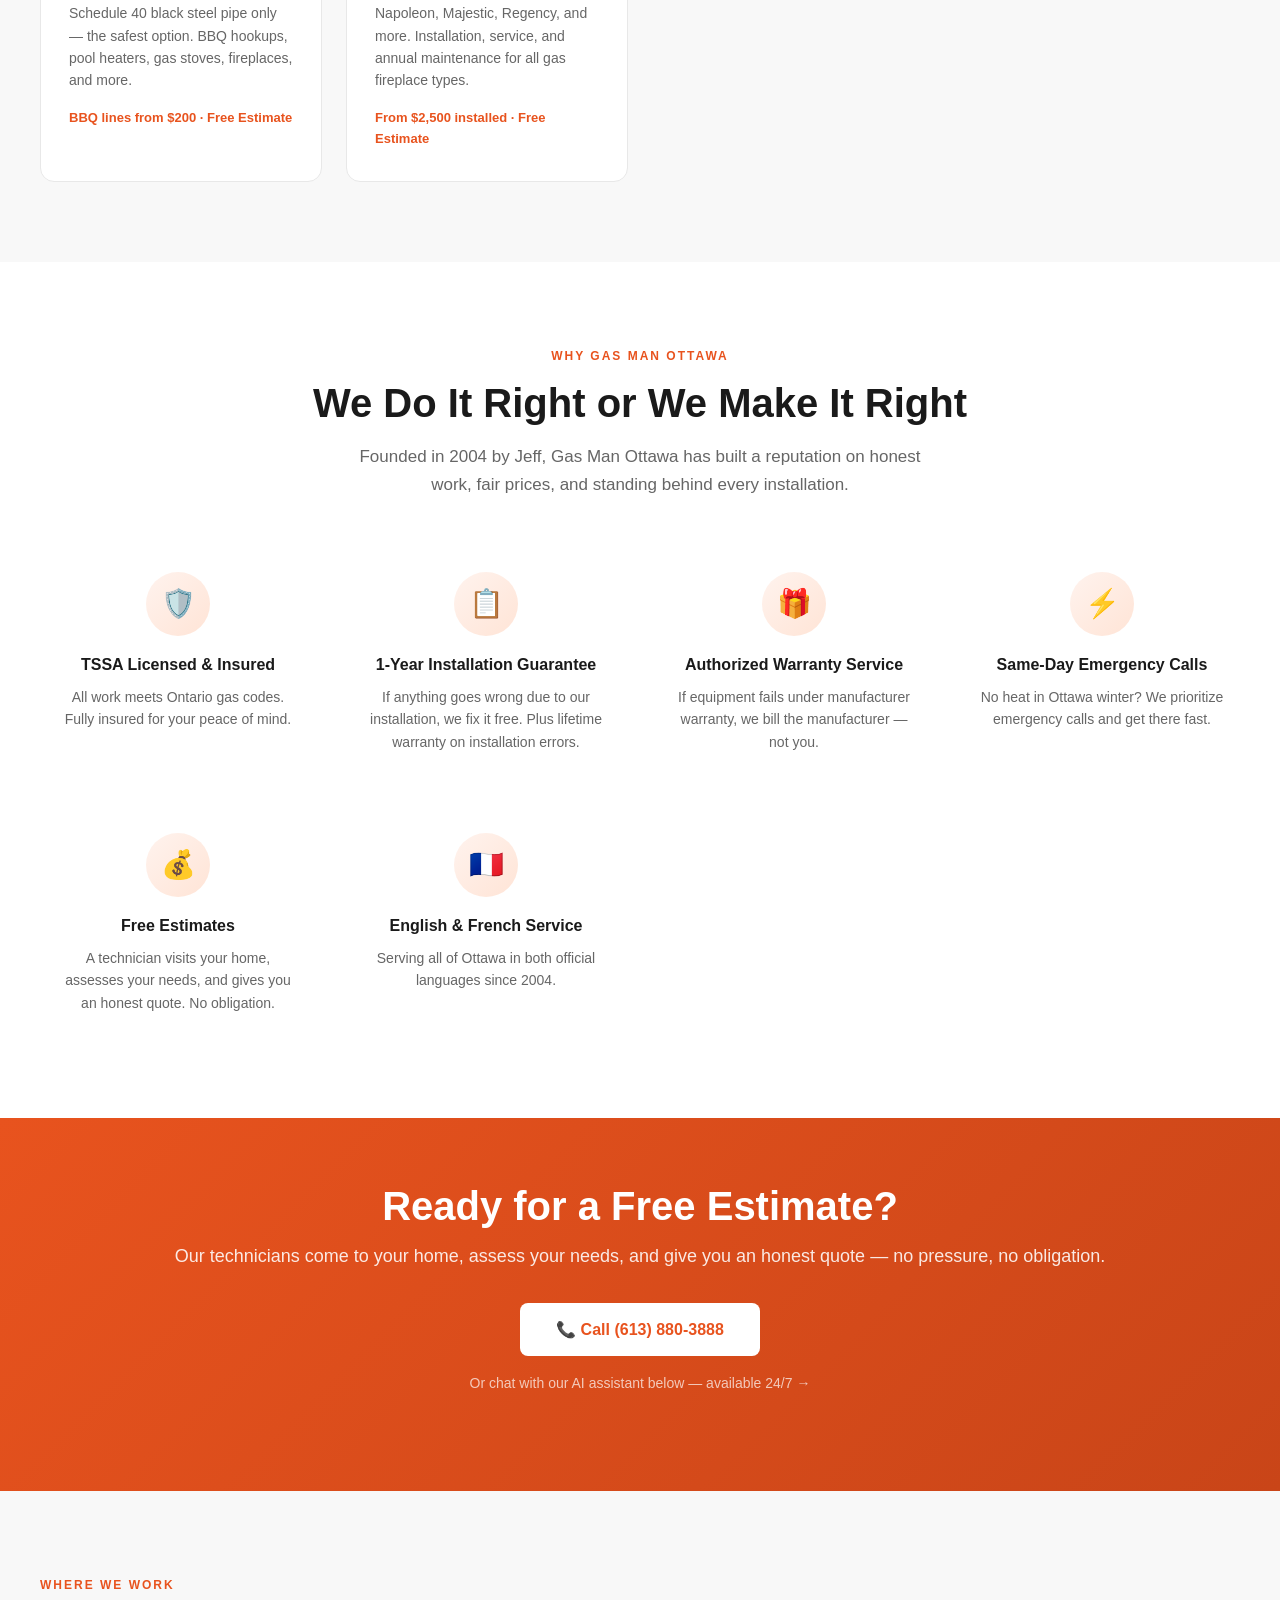
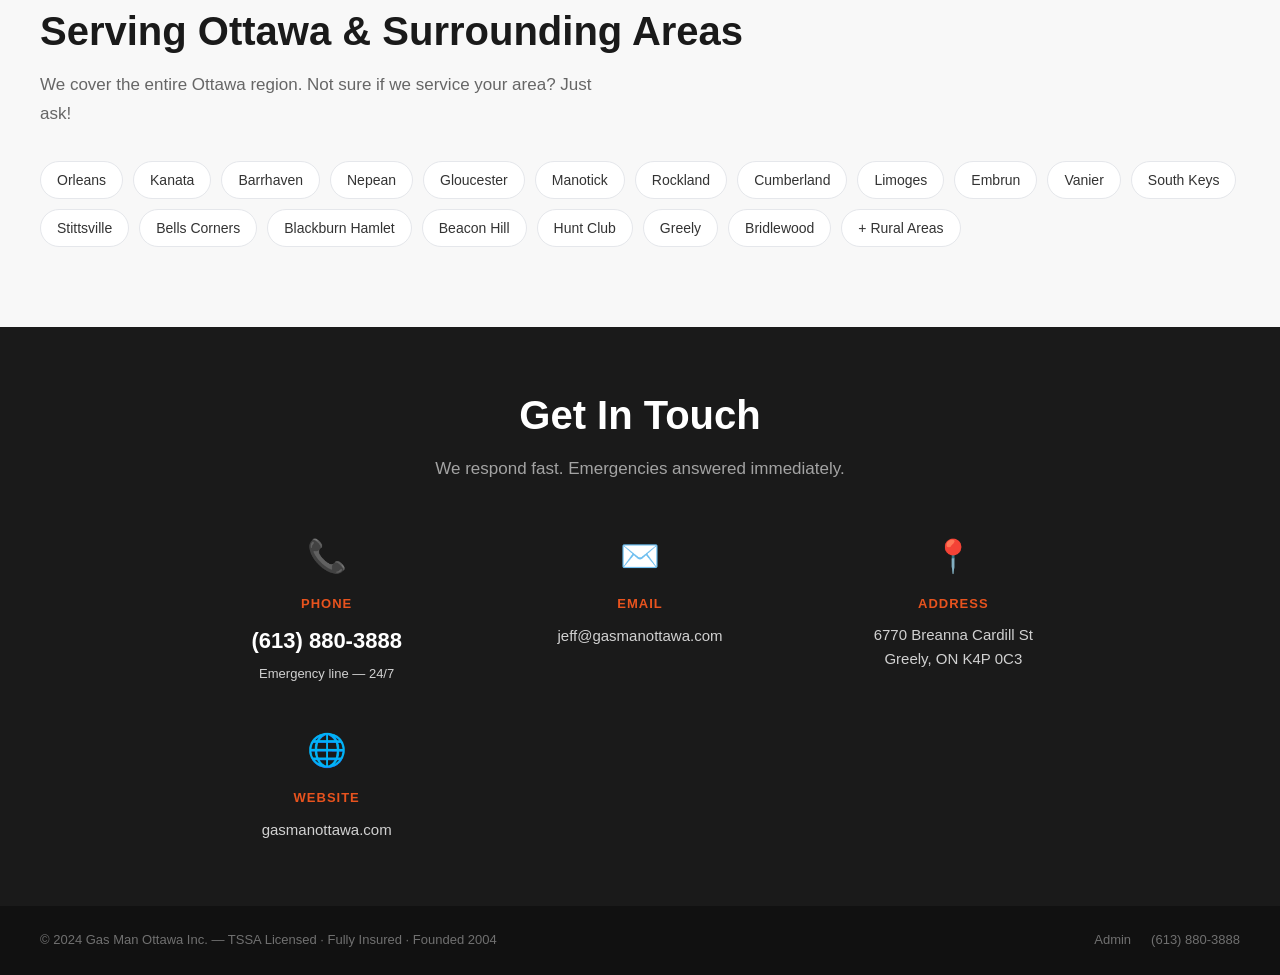
<file: public/index.html>
<!DOCTYPE html>
<html lang="en">
<head>
<meta charset="UTF-8">
<meta name="viewport" content="width=device-width, initial-scale=1.0">
<title>Gas Man Ottawa — HVAC, Furnaces, AC & Gas Services</title>
<meta name="description" content="Ottawa's trusted HVAC contractor since 2004. Furnaces, air conditioning, heat pumps, water heaters, gas piping. Free estimates. TSSA Licensed.">
<style>
  *, *::before, *::after { box-sizing: border-box; margin: 0; padding: 0; }
  :root {
    --orange: #E8531E;
    --orange-dark: #c94518;
    --black: #1a1a1a;
    --grey: #f8f8f8;
    --text: #333;
    --muted: #666;
    --white: #fff;
  }
  html { scroll-behavior: smooth; }
  body { font-family: -apple-system, BlinkMacSystemFont, 'Segoe UI', Roboto, sans-serif; color: var(--text); line-height: 1.6; }
  a { color: inherit; text-decoration: none; }
  img { max-width: 100%; display: block; }

  /* ── Header ── */
  header {
    position: sticky; top: 0; z-index: 500;
    background: var(--black);
    display: flex; align-items: center; justify-content: space-between;
    padding: 0 40px; height: 70px;
    box-shadow: 0 2px 12px rgba(0,0,0,0.3);
  }
  .logo { display: flex; align-items: center; gap: 12px; }
  .logo-flame { font-size: 28px; }
  .logo-text { color: white; }
  .logo-text strong { display: block; font-size: 18px; font-weight: 800; color: var(--orange); letter-spacing: -0.3px; }
  .logo-text span { font-size: 11px; opacity: 0.6; text-transform: uppercase; letter-spacing: 1px; }
  nav { display: flex; align-items: center; gap: 32px; }
  nav a { color: rgba(255,255,255,0.8); font-size: 14px; font-weight: 500; transition: color 0.15s; }
  nav a:hover { color: var(--orange); }
  .header-cta { display: flex; align-items: center; gap: 16px; }
  .phone-link { color: white; font-size: 15px; font-weight: 700; display: flex; align-items: center; gap: 6px; }
  .phone-link:hover { color: var(--orange); }
  .btn { display: inline-flex; align-items: center; gap: 8px; padding: 10px 22px; border-radius: 6px; font-size: 14px; font-weight: 700; cursor: pointer; transition: background 0.15s, transform 0.1s; border: none; }
  .btn:active { transform: scale(0.97); }
  .btn-orange { background: var(--orange); color: white; }
  .btn-orange:hover { background: var(--orange-dark); }
  .btn-outline { background: transparent; color: white; border: 2px solid rgba(255,255,255,0.3); }
  .btn-outline:hover { border-color: var(--orange); color: var(--orange); }
  .btn-lg { padding: 14px 32px; font-size: 16px; border-radius: 8px; }

  /* ── Hero ── */
  #hero {
    background: linear-gradient(135deg, #1a1a1a 0%, #2d1f0e 60%, #3d2510 100%);
    min-height: 600px;
    display: flex; align-items: center;
    padding: 80px 40px;
    position: relative;
    overflow: hidden;
  }
  #hero::before {
    content: '🔥';
    position: absolute;
    right: 8%;
    top: 50%;
    transform: translateY(-50%);
    font-size: 280px;
    opacity: 0.06;
    user-select: none;
    pointer-events: none;
  }
  .hero-content { max-width: 640px; }
  .hero-badge {
    display: inline-flex; align-items: center; gap: 8px;
    background: rgba(232,83,30,0.15);
    border: 1px solid rgba(232,83,30,0.3);
    color: var(--orange);
    padding: 6px 14px; border-radius: 20px;
    font-size: 13px; font-weight: 600;
    margin-bottom: 24px;
  }
  .hero-badge::before { content: '✓'; }
  #hero h1 {
    font-size: clamp(36px, 5vw, 56px);
    font-weight: 900;
    color: white;
    line-height: 1.1;
    margin-bottom: 20px;
    letter-spacing: -1px;
  }
  #hero h1 span { color: var(--orange); }
  #hero p {
    font-size: 18px;
    color: rgba(255,255,255,0.75);
    margin-bottom: 36px;
    max-width: 520px;
    line-height: 1.7;
  }
  .hero-actions { display: flex; gap: 16px; flex-wrap: wrap; margin-bottom: 40px; }
  .hero-trust {
    display: flex; gap: 32px; flex-wrap: wrap;
  }
  .trust-item { display: flex; align-items: center; gap: 8px; color: rgba(255,255,255,0.65); font-size: 13px; }
  .trust-item strong { color: white; }

  /* ── Section common ── */
  section { padding: 80px 40px; }
  .section-label {
    display: inline-block;
    color: var(--orange);
    font-size: 12px;
    font-weight: 800;
    text-transform: uppercase;
    letter-spacing: 2px;
    margin-bottom: 12px;
  }
  h2 { font-size: clamp(28px, 4vw, 40px); font-weight: 800; color: var(--black); line-height: 1.2; margin-bottom: 16px; }
  .section-intro { font-size: 17px; color: var(--muted); max-width: 580px; line-height: 1.7; }
  .center { text-align: center; }
  .center .section-intro { margin: 0 auto; }

  /* ── Services ── */
  #services { background: var(--grey); }
  .services-grid {
    display: grid;
    grid-template-columns: repeat(auto-fit, minmax(280px, 1fr));
    gap: 24px;
    margin-top: 48px;
  }
  .service-card {
    background: white;
    border-radius: 14px;
    padding: 32px 28px;
    border: 1px solid #e8e8e8;
    transition: box-shadow 0.2s, transform 0.2s;
  }
  .service-card:hover { box-shadow: 0 8px 32px rgba(0,0,0,0.1); transform: translateY(-3px); }
  .service-icon { font-size: 36px; margin-bottom: 16px; }
  .service-card h3 { font-size: 18px; font-weight: 800; color: var(--black); margin-bottom: 10px; }
  .service-card p { font-size: 14px; color: var(--muted); line-height: 1.6; margin-bottom: 16px; }
  .service-price { font-size: 13px; font-weight: 700; color: var(--orange); }
  .service-card a { color: var(--orange); font-size: 14px; font-weight: 600; display: inline-flex; align-items: center; gap: 4px; }
  .service-card a:hover { text-decoration: underline; }

  /* ── Why choose us ── */
  #why { background: white; }
  .why-grid {
    display: grid;
    grid-template-columns: repeat(auto-fit, minmax(220px, 1fr));
    gap: 32px;
    margin-top: 48px;
  }
  .why-item { text-align: center; padding: 24px 16px; }
  .why-icon {
    width: 64px; height: 64px;
    background: linear-gradient(135deg, #fff3ee, #ffe4d6);
    border-radius: 50%;
    display: flex; align-items: center; justify-content: center;
    font-size: 28px;
    margin: 0 auto 16px;
  }
  .why-item h3 { font-size: 16px; font-weight: 800; color: var(--black); margin-bottom: 8px; }
  .why-item p { font-size: 14px; color: var(--muted); line-height: 1.6; }

  /* ── Estimate CTA banner ── */
  #estimate {
    background: linear-gradient(135deg, var(--orange) 0%, var(--orange-dark) 100%);
    padding: 64px 40px;
    text-align: center;
  }
  #estimate h2 { color: white; margin-bottom: 12px; }
  #estimate p { color: rgba(255,255,255,0.88); font-size: 18px; margin-bottom: 32px; }
  #estimate .btn-white {
    background: white;
    color: var(--orange);
    padding: 14px 36px;
    font-size: 16px;
    font-weight: 800;
    border-radius: 8px;
    border: none;
    cursor: pointer;
    transition: transform 0.15s;
    display: inline-block;
  }
  #estimate .btn-white:hover { transform: scale(1.03); }
  #estimate .estimate-note { margin-top: 16px; color: rgba(255,255,255,0.7); font-size: 14px; }

  /* ── Areas ── */
  #areas { background: var(--grey); }
  .areas-list {
    display: flex; flex-wrap: wrap; gap: 10px;
    margin-top: 32px;
  }
  .area-tag {
    background: white;
    border: 1px solid #e5e7eb;
    border-radius: 20px;
    padding: 7px 16px;
    font-size: 14px;
    color: var(--text);
  }

  /* ── Contact ── */
  #contact { background: var(--black); padding: 64px 40px; }
  .contact-grid {
    display: grid;
    grid-template-columns: repeat(auto-fit, minmax(220px, 1fr));
    gap: 40px;
    max-width: 900px;
    margin: 0 auto;
  }
  .contact-item { text-align: center; }
  .contact-icon { font-size: 32px; margin-bottom: 12px; }
  .contact-item h3 { color: var(--orange); font-size: 13px; font-weight: 700; text-transform: uppercase; letter-spacing: 1px; margin-bottom: 8px; }
  .contact-item p, .contact-item a { color: rgba(255,255,255,0.8); font-size: 15px; line-height: 1.6; }
  .contact-item a:hover { color: var(--orange); }
  .contact-item .big { font-size: 22px; font-weight: 800; color: white; }

  /* ── Footer ── */
  footer {
    background: #111;
    padding: 24px 40px;
    display: flex; align-items: center; justify-content: space-between;
    flex-wrap: wrap; gap: 16px;
  }
  footer p { color: rgba(255,255,255,0.4); font-size: 13px; }
  footer a { color: rgba(255,255,255,0.4); font-size: 13px; }
  footer a:hover { color: var(--orange); }

  /* ── Hamburger (mobile nav) ── */
  .menu-toggle { display: none; background: none; border: none; cursor: pointer; color: white; padding: 4px; }
  .menu-toggle svg { width: 24px; height: 24px; }

  /* ── Mobile ── */
  @media (max-width: 768px) {
    header { padding: 0 20px; }
    nav { display: none; position: absolute; top: 70px; left: 0; right: 0; background: #1a1a1a; flex-direction: column; align-items: flex-start; padding: 20px; gap: 20px; z-index: 400; }
    nav.open { display: flex; }
    nav a { font-size: 16px; }
    .menu-toggle { display: block; }
    .header-cta .btn { display: none; }
    section { padding: 60px 20px; }
    #hero { padding: 60px 20px; min-height: auto; }
    #hero::before { display: none; }
    .hero-actions { flex-direction: column; }
    .hero-actions .btn { justify-content: center; }
    footer { padding: 20px; flex-direction: column; text-align: center; }
  }
</style>
</head>
<body>

<!-- Header -->
<header>
  <div class="logo">
    <span class="logo-flame">🔥</span>
    <div class="logo-text">
      <strong>Gas Man Ottawa</strong>
      <span>Heating · Cooling · Gas</span>
    </div>
  </div>
  <nav id="main-nav">
    <a href="#services">Services</a>
    <a href="#why">About Us</a>
    <a href="#areas">Service Areas</a>
    <a href="#contact">Contact</a>
  </nav>
  <div class="header-cta">
    <a href="tel:6138803888" class="phone-link">📞 (613) 880-3888</a>
    <a href="#contact" class="btn btn-orange">Free Estimate</a>
  </div>
  <button class="menu-toggle" onclick="document.getElementById('main-nav').classList.toggle('open')" aria-label="Menu">
    <svg viewBox="0 0 24 24" fill="white"><path d="M3 18h18v-2H3v2zm0-5h18v-2H3v2zm0-7v2h18V6H3z"/></svg>
  </button>
</header>

<!-- Hero -->
<section id="hero">
  <div class="hero-content">
    <div class="hero-badge">Ottawa's Trusted HVAC Experts Since 2004</div>
    <h1>Heating, Cooling &amp;<br><span>Gas Services</span><br>Done Right</h1>
    <p>From new furnace installations to emergency no-heat calls, Gas Man Ottawa keeps your home comfortable year-round. TSSA Licensed. Fully Insured. Free Estimates.</p>
    <div class="hero-actions">
      <a href="tel:6138803888" class="btn btn-orange btn-lg">📞 Call (613) 880-3888</a>
      <a href="#services" class="btn btn-outline btn-lg">View Our Services</a>
    </div>
    <div class="hero-trust">
      <div class="trust-item"><strong>✓</strong> TSSA Licensed</div>
      <div class="trust-item"><strong>✓</strong> 1-Year Installation Guarantee</div>
      <div class="trust-item"><strong>✓</strong> Free Estimates</div>
      <div class="trust-item"><strong>✓</strong> Same-Day Emergency Service</div>
    </div>
  </div>
</section>

<!-- Services -->
<section id="services">
  <div class="center">
    <span class="section-label">What We Do</span>
    <h2>Complete HVAC &amp; Gas Services</h2>
    <p class="section-intro">We supply, install, and service all major brands. If it runs on gas or keeps your home comfortable, we do it.</p>
  </div>
  <div class="services-grid">
    <div class="service-card">
      <div class="service-icon">🌡️</div>
      <h3>Furnace Installation &amp; Repair</h3>
      <p>High-efficiency furnaces from Rheem, Carrier, Goodman, Trane and more. Single-stage, two-stage, and modulating systems.</p>
      <div class="service-price">From $3,500 installed · Free Estimate</div>
    </div>
    <div class="service-card">
      <div class="service-icon">❄️</div>
      <h3>Air Conditioning</h3>
      <p>Central AC, ductless mini-splits, and heat pumps. Stay cool all summer with an energy-efficient system sized for your home.</p>
      <div class="service-price">From $3,800 installed · Free Estimate</div>
    </div>
    <div class="service-card">
      <div class="service-icon">♨️</div>
      <h3>Heat Pumps</h3>
      <p>Cold-climate heat pumps that work down to -25°C. Heat in winter, cool in summer. Qualify for up to $7,500 in rebates.</p>
      <div class="service-price">From $5,500 installed · Up to $7,500 rebate</div>
    </div>
    <div class="service-card">
      <div class="service-icon">🚿</div>
      <h3>Tankless Water Heaters</h3>
      <p>Endless hot water on demand. Space-saving, energy-efficient. We size, supply, and install for your household's needs.</p>
      <div class="service-price">Install &amp; supply available · Free Estimate</div>
    </div>
    <div class="service-card">
      <div class="service-icon">🔧</div>
      <h3>Gas Piping</h3>
      <p>Schedule 40 black steel pipe only — the safest option. BBQ hookups, pool heaters, gas stoves, fireplaces, and more.</p>
      <div class="service-price">BBQ lines from $200 · Free Estimate</div>
    </div>
    <div class="service-card">
      <div class="service-icon">🔥</div>
      <h3>Gas Fireplaces</h3>
      <p>Napoleon, Majestic, Regency, and more. Installation, service, and annual maintenance for all gas fireplace types.</p>
      <div class="service-price">From $2,500 installed · Free Estimate</div>
    </div>
  </div>
</section>

<!-- Why Choose Us -->
<section id="why">
  <div class="center">
    <span class="section-label">Why Gas Man Ottawa</span>
    <h2>We Do It Right or We Make It Right</h2>
    <p class="section-intro">Founded in 2004 by Jeff, Gas Man Ottawa has built a reputation on honest work, fair prices, and standing behind every installation.</p>
  </div>
  <div class="why-grid">
    <div class="why-item">
      <div class="why-icon">🛡️</div>
      <h3>TSSA Licensed &amp; Insured</h3>
      <p>All work meets Ontario gas codes. Fully insured for your peace of mind.</p>
    </div>
    <div class="why-item">
      <div class="why-icon">📋</div>
      <h3>1-Year Installation Guarantee</h3>
      <p>If anything goes wrong due to our installation, we fix it free. Plus lifetime warranty on installation errors.</p>
    </div>
    <div class="why-item">
      <div class="why-icon">🎁</div>
      <h3>Authorized Warranty Service</h3>
      <p>If equipment fails under manufacturer warranty, we bill the manufacturer — not you.</p>
    </div>
    <div class="why-item">
      <div class="why-icon">⚡</div>
      <h3>Same-Day Emergency Calls</h3>
      <p>No heat in Ottawa winter? We prioritize emergency calls and get there fast.</p>
    </div>
    <div class="why-item">
      <div class="why-icon">💰</div>
      <h3>Free Estimates</h3>
      <p>A technician visits your home, assesses your needs, and gives you an honest quote. No obligation.</p>
    </div>
    <div class="why-item">
      <div class="why-icon">🇫🇷</div>
      <h3>English &amp; French Service</h3>
      <p>Serving all of Ottawa in both official languages since 2004.</p>
    </div>
  </div>
</section>

<!-- CTA Banner -->
<section id="estimate">
  <h2>Ready for a Free Estimate?</h2>
  <p>Our technicians come to your home, assess your needs, and give you an honest quote — no pressure, no obligation.</p>
  <a href="tel:6138803888" class="btn-white">📞 Call (613) 880-3888</a>
  <p class="estimate-note">Or chat with our AI assistant below — available 24/7 →</p>
</section>

<!-- Service Areas -->
<section id="areas">
  <span class="section-label">Where We Work</span>
  <h2>Serving Ottawa &amp; Surrounding Areas</h2>
  <p class="section-intro">We cover the entire Ottawa region. Not sure if we service your area? Just ask!</p>
  <div class="areas-list">
    <span class="area-tag">Orleans</span>
    <span class="area-tag">Kanata</span>
    <span class="area-tag">Barrhaven</span>
    <span class="area-tag">Nepean</span>
    <span class="area-tag">Gloucester</span>
    <span class="area-tag">Manotick</span>
    <span class="area-tag">Rockland</span>
    <span class="area-tag">Cumberland</span>
    <span class="area-tag">Limoges</span>
    <span class="area-tag">Embrun</span>
    <span class="area-tag">Vanier</span>
    <span class="area-tag">South Keys</span>
    <span class="area-tag">Stittsville</span>
    <span class="area-tag">Bells Corners</span>
    <span class="area-tag">Blackburn Hamlet</span>
    <span class="area-tag">Beacon Hill</span>
    <span class="area-tag">Hunt Club</span>
    <span class="area-tag">Greely</span>
    <span class="area-tag">Bridlewood</span>
    <span class="area-tag">+ Rural Areas</span>
  </div>
</section>

<!-- Contact -->
<section id="contact">
  <div class="center" style="margin-bottom:48px">
    <h2 style="color:white">Get In Touch</h2>
    <p style="color:rgba(255,255,255,0.6);font-size:17px">We respond fast. Emergencies answered immediately.</p>
  </div>
  <div class="contact-grid">
    <div class="contact-item">
      <div class="contact-icon">📞</div>
      <h3>Phone</h3>
      <a href="tel:6138803888" class="big">(613) 880-3888</a>
      <p style="margin-top:6px;font-size:13px">Emergency line — 24/7</p>
    </div>
    <div class="contact-item">
      <div class="contact-icon">✉️</div>
      <h3>Email</h3>
      <a href="mailto:jeff@gasmanottawa.com">jeff@gasmanottawa.com</a>
    </div>
    <div class="contact-item">
      <div class="contact-icon">📍</div>
      <h3>Address</h3>
      <p>6770 Breanna Cardill St<br>Greely, ON K4P 0C3</p>
    </div>
    <div class="contact-item">
      <div class="contact-icon">🌐</div>
      <h3>Website</h3>
      <a href="https://gasmanottawa.com" target="_blank" rel="noopener">gasmanottawa.com</a>
    </div>
  </div>
</section>

<!-- Footer -->
<footer>
  <p>© 2024 Gas Man Ottawa Inc. — TSSA Licensed · Fully Insured · Founded 2004</p>
  <div style="display:flex;gap:20px">
    <a href="/admin">Admin</a>
    <a href="tel:6138803888">(613) 880-3888</a>
  </div>
</footer>

<!-- Chat Widget -->
<script src="/widget/gasman-chat.js"></script>

</body>
</html>
</file>
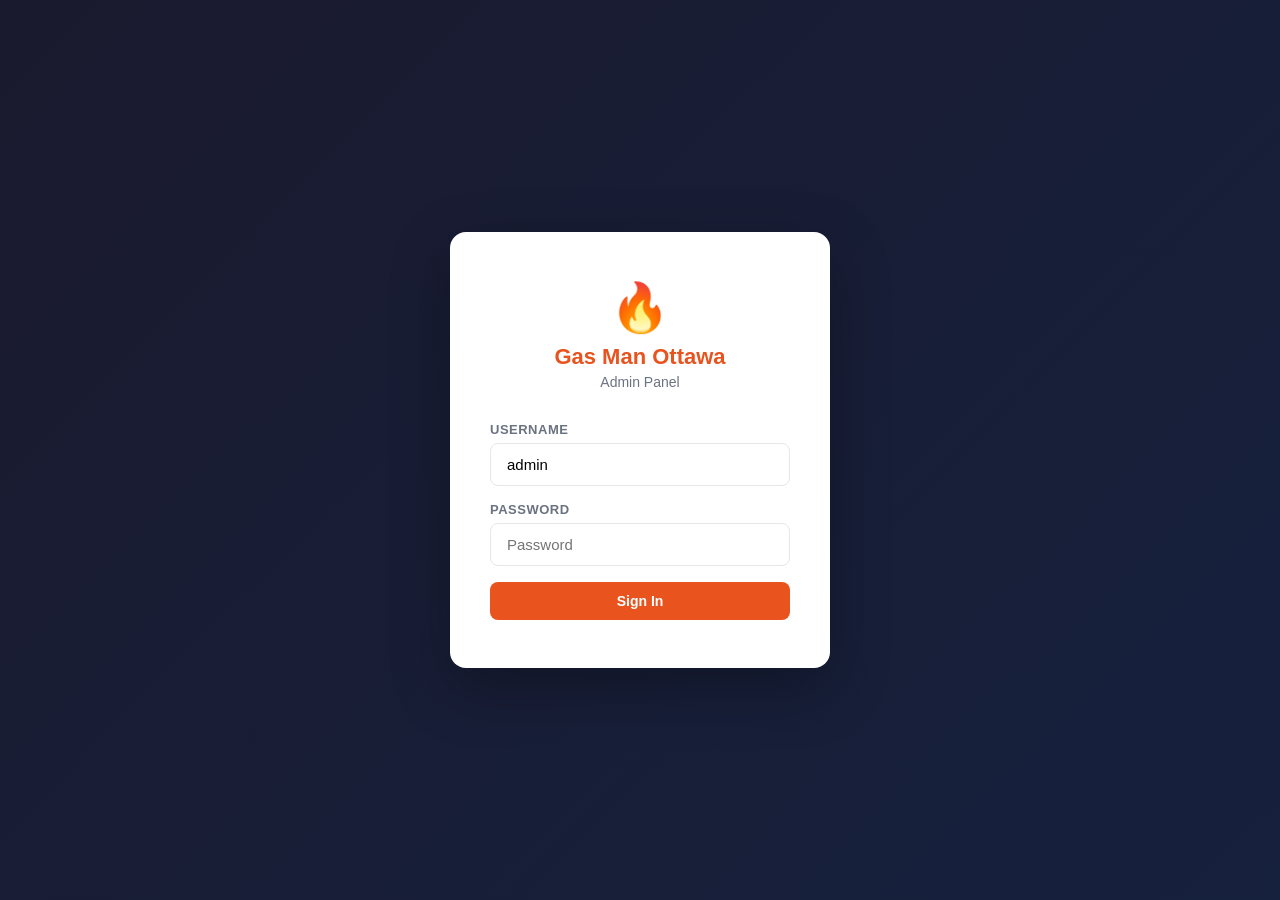
<file: public/admin/index.html>
<!DOCTYPE html>
<html lang="en">
<head>
<meta charset="UTF-8">
<meta name="viewport" content="width=device-width, initial-scale=1.0">
<title>Gas Man Ottawa — Admin Panel</title>
<style>
  *, *::before, *::after { box-sizing: border-box; margin: 0; padding: 0; }
  :root {
    --orange: #E8531E;
    --orange-dark: #c94518;
    --bg: #f8f9fa;
    --sidebar: #1a1a2e;
    --sidebar-text: #c8c8d4;
    --white: #ffffff;
    --border: #e5e7eb;
    --text: #1a1a1a;
    --muted: #6b7280;
    --success: #22c55e;
    --danger: #ef4444;
    --warning: #f59e0b;
  }
  body { font-family: -apple-system, BlinkMacSystemFont, 'Segoe UI', Roboto, sans-serif; background: var(--bg); color: var(--text); min-height: 100vh; }

  /* Login */
  #login-screen {
    min-height: 100vh;
    display: flex;
    align-items: center;
    justify-content: center;
    background: linear-gradient(135deg, #1a1a2e 0%, #16213e 100%);
  }
  .login-box {
    background: white;
    border-radius: 16px;
    padding: 48px 40px;
    width: 380px;
    box-shadow: 0 20px 60px rgba(0,0,0,0.3);
    text-align: center;
  }
  .login-box .logo { font-size: 48px; margin-bottom: 8px; }
  .login-box h1 { font-size: 22px; font-weight: 700; color: var(--orange); margin-bottom: 4px; }
  .login-box p { color: var(--muted); font-size: 14px; margin-bottom: 32px; }
  .form-group { margin-bottom: 16px; text-align: left; }
  .form-group label { display: block; font-size: 13px; font-weight: 600; color: var(--muted); margin-bottom: 6px; text-transform: uppercase; letter-spacing: 0.5px; }
  .form-group input { width: 100%; padding: 12px 16px; border: 1.5px solid var(--border); border-radius: 8px; font-size: 15px; outline: none; transition: border-color 0.15s; }
  .form-group input:focus { border-color: var(--orange); }
  .btn { display: inline-flex; align-items: center; gap: 8px; padding: 11px 20px; border-radius: 8px; border: none; font-size: 14px; font-weight: 600; cursor: pointer; transition: background 0.15s, transform 0.1s; }
  .btn:active { transform: scale(0.97); }
  .btn-primary { background: var(--orange); color: white; }
  .btn-primary:hover { background: var(--orange-dark); }
  .btn-secondary { background: var(--bg); color: var(--text); border: 1.5px solid var(--border); }
  .btn-secondary:hover { background: var(--border); }
  .btn-danger { background: var(--danger); color: white; }
  .btn-danger:hover { background: #dc2626; }
  .btn-sm { padding: 7px 14px; font-size: 13px; }
  .btn-full { width: 100%; justify-content: center; }
  #login-error { color: var(--danger); font-size: 14px; margin-bottom: 16px; display: none; }

  /* App layout */
  #app { display: none; min-height: 100vh; }
  .layout { display: flex; min-height: 100vh; }

  /* Sidebar */
  .sidebar {
    width: 240px;
    background: var(--sidebar);
    display: flex;
    flex-direction: column;
    flex-shrink: 0;
    position: fixed;
    top: 0;
    left: 0;
    height: 100vh;
    z-index: 100;
  }
  .sidebar-logo {
    padding: 24px 20px 20px;
    border-bottom: 1px solid rgba(255,255,255,0.08);
  }
  .sidebar-logo h2 { color: var(--orange); font-size: 16px; font-weight: 700; }
  .sidebar-logo p { color: var(--sidebar-text); font-size: 12px; opacity: 0.7; margin-top: 2px; }
  .sidebar-nav { flex: 1; padding: 12px 0; overflow-y: auto; }
  .nav-item {
    display: flex;
    align-items: center;
    gap: 12px;
    padding: 12px 20px;
    color: var(--sidebar-text);
    cursor: pointer;
    transition: background 0.15s, color 0.15s;
    font-size: 14px;
    border-left: 3px solid transparent;
    position: relative;
  }
  .nav-item:hover { background: rgba(255,255,255,0.06); color: white; }
  .nav-item.active { background: rgba(232,83,30,0.15); color: white; border-left-color: var(--orange); }
  .nav-item .nav-icon { font-size: 18px; width: 20px; text-align: center; }
  .nav-badge {
    margin-left: auto;
    background: var(--danger);
    color: white;
    border-radius: 10px;
    padding: 2px 7px;
    font-size: 11px;
    font-weight: 700;
  }
  .sidebar-footer {
    padding: 16px 20px;
    border-top: 1px solid rgba(255,255,255,0.08);
  }
  .sidebar-footer button {
    background: none;
    border: 1.5px solid rgba(255,255,255,0.15);
    color: var(--sidebar-text);
    padding: 8px 16px;
    border-radius: 6px;
    cursor: pointer;
    font-size: 13px;
    width: 100%;
    transition: background 0.15s;
  }
  .sidebar-footer button:hover { background: rgba(255,255,255,0.08); }

  /* Main content */
  .main { margin-left: 240px; flex: 1; min-height: 100vh; }
  .topbar {
    background: white;
    border-bottom: 1px solid var(--border);
    padding: 0 32px;
    height: 64px;
    display: flex;
    align-items: center;
    position: sticky;
    top: 0;
    z-index: 50;
  }
  .topbar h1 { font-size: 20px; font-weight: 700; }
  .content { padding: 32px; }

  /* Cards */
  .card { background: white; border-radius: 12px; border: 1px solid var(--border); }
  .card-header { padding: 20px 24px; border-bottom: 1px solid var(--border); display: flex; align-items: center; justify-content: space-between; }
  .card-header h3 { font-size: 16px; font-weight: 700; }
  .card-body { padding: 24px; }

  /* Stats grid */
  .stats-grid { display: grid; grid-template-columns: repeat(auto-fit, minmax(180px, 1fr)); gap: 20px; margin-bottom: 32px; }
  .stat-card { background: white; border-radius: 12px; border: 1px solid var(--border); padding: 20px 24px; }
  .stat-card .stat-label { font-size: 12px; font-weight: 600; color: var(--muted); text-transform: uppercase; letter-spacing: 0.5px; }
  .stat-card .stat-value { font-size: 32px; font-weight: 800; color: var(--orange); margin: 8px 0 4px; }
  .stat-card .stat-sub { font-size: 12px; color: var(--muted); }

  /* Table */
  .table-wrap { overflow-x: auto; }
  table { width: 100%; border-collapse: collapse; font-size: 14px; }
  th { text-align: left; padding: 12px 16px; font-size: 12px; font-weight: 700; color: var(--muted); text-transform: uppercase; letter-spacing: 0.5px; border-bottom: 1px solid var(--border); background: #fafafa; }
  td { padding: 14px 16px; border-bottom: 1px solid var(--border); vertical-align: top; }
  tr:last-child td { border-bottom: none; }
  tr:hover td { background: #fafafa; }

  /* Badge */
  .badge { display: inline-block; padding: 3px 10px; border-radius: 20px; font-size: 12px; font-weight: 600; }
  .badge-new { background: #fef3c7; color: #92400e; }
  .badge-contacted { background: #dbeafe; color: #1e40af; }
  .badge-booked { background: #d1fae5; color: #065f46; }
  .badge-closed { background: #f3f4f6; color: #6b7280; }

  /* KB entries */
  .kb-grid { display: flex; flex-direction: column; gap: 12px; }
  .kb-entry {
    border: 1.5px solid var(--border);
    border-radius: 10px;
    padding: 16px 20px;
    transition: border-color 0.15s;
  }
  .kb-entry:hover { border-color: var(--orange); }
  .kb-entry-header { display: flex; align-items: center; gap: 12px; margin-bottom: 8px; }
  .kb-category { font-size: 11px; font-weight: 700; color: var(--orange); text-transform: uppercase; letter-spacing: 0.5px; background: #fff3ee; padding: 3px 9px; border-radius: 20px; }
  .kb-title { font-weight: 700; font-size: 15px; flex: 1; }
  .kb-content { font-size: 13px; color: var(--muted); line-height: 1.6; }
  .kb-actions { margin-top: 12px; display: flex; gap: 8px; }

  /* Modal */
  .modal-overlay {
    position: fixed; inset: 0;
    background: rgba(0,0,0,0.5);
    display: flex; align-items: center; justify-content: center;
    z-index: 1000;
    opacity: 0; pointer-events: none; transition: opacity 0.2s;
  }
  .modal-overlay.open { opacity: 1; pointer-events: all; }
  .modal {
    background: white;
    border-radius: 16px;
    width: 560px;
    max-width: calc(100vw - 32px);
    max-height: calc(100vh - 64px);
    overflow-y: auto;
    transform: translateY(20px) scale(0.97);
    transition: transform 0.25s cubic-bezier(0.34, 1.56, 0.64, 1);
  }
  .modal-overlay.open .modal { transform: translateY(0) scale(1); }
  .modal-header { padding: 24px 24px 0; display: flex; align-items: center; justify-content: space-between; }
  .modal-header h3 { font-size: 18px; font-weight: 700; }
  .modal-close { background: none; border: none; cursor: pointer; font-size: 24px; color: var(--muted); line-height: 1; }
  .modal-body { padding: 20px 24px 24px; }
  .form-row { margin-bottom: 20px; }
  .form-row label { display: block; font-size: 13px; font-weight: 600; color: var(--muted); margin-bottom: 6px; text-transform: uppercase; letter-spacing: 0.5px; }
  .form-row input, .form-row select, .form-row textarea {
    width: 100%;
    padding: 10px 14px;
    border: 1.5px solid var(--border);
    border-radius: 8px;
    font-size: 14px;
    outline: none;
    transition: border-color 0.15s;
    font-family: inherit;
  }
  .form-row input:focus, .form-row select:focus, .form-row textarea:focus { border-color: var(--orange); }
  .form-row textarea { resize: vertical; min-height: 120px; }
  .modal-footer { display: flex; justify-content: flex-end; gap: 10px; }

  /* Conversation detail */
  .conv-messages { display: flex; flex-direction: column; gap: 12px; }
  .conv-msg { max-width: 80%; padding: 10px 14px; border-radius: 14px; font-size: 14px; line-height: 1.5; }
  .conv-msg.user { background: var(--orange); color: white; align-self: flex-end; border-bottom-right-radius: 4px; }
  .conv-msg.assistant { background: #f4f4f5; color: #1a1a1a; align-self: flex-start; border-bottom-left-radius: 4px; }
  .conv-msg .conv-msg-time { font-size: 11px; opacity: 0.7; margin-top: 4px; }

  /* Filter bar */
  .filter-bar { display: flex; gap: 10px; align-items: center; flex-wrap: wrap; margin-bottom: 20px; }
  .filter-bar select { padding: 8px 14px; border: 1.5px solid var(--border); border-radius: 8px; font-size: 14px; outline: none; }
  .filter-bar select:focus { border-color: var(--orange); }

  /* Loading */
  .loading { display: flex; align-items: center; justify-content: center; padding: 48px; color: var(--muted); }
  .spinner { width: 28px; height: 28px; border: 3px solid var(--border); border-top-color: var(--orange); border-radius: 50%; animation: spin 0.7s linear infinite; margin-right: 12px; }
  @keyframes spin { to { transform: rotate(360deg); } }

  /* Empty state */
  .empty { text-align: center; padding: 48px 24px; color: var(--muted); }
  .empty .empty-icon { font-size: 40px; margin-bottom: 12px; }
  .empty p { font-size: 14px; }

  /* AI Instructions editor */
  #instructions-editor {
    width: 100%; min-height: 500px; resize: vertical;
    font-family: 'Inter', -apple-system, BlinkMacSystemFont, 'Segoe UI', sans-serif;
    font-size: 14px; line-height: 1.75; color: #1a1a1a;
    padding: 20px; border: 1.5px solid #e5e7eb; border-radius: 8px;
    background: #fafafa;
    transition: border-color 0.15s, background 0.15s;
  }
  #instructions-editor:focus { border-color: var(--orange); background: #fff; outline: none; }

  /* Search */
  .search-input { padding: 9px 14px; border: 1.5px solid var(--border); border-radius: 8px; font-size: 14px; outline: none; width: 260px; }
  .search-input:focus { border-color: var(--orange); }

  /* Toast */
  #toast {
    position: fixed; bottom: 24px; left: 50%; transform: translateX(-50%) translateY(80px);
    background: #1a1a1a; color: white;
    padding: 12px 24px; border-radius: 8px;
    font-size: 14px; font-weight: 500;
    transition: transform 0.3s ease, opacity 0.3s;
    z-index: 9999;
    opacity: 0;
  }
  #toast.show { transform: translateX(-50%) translateY(0); opacity: 1; }
  #toast.success { background: #16a34a; }
  #toast.error { background: var(--danger); }

  /* Pagination */
  .pagination { display: flex; gap: 8px; align-items: center; justify-content: center; margin-top: 20px; }
  .pagination button { padding: 7px 14px; border: 1.5px solid var(--border); background: white; border-radius: 6px; cursor: pointer; font-size: 13px; }
  .pagination button:disabled { opacity: 0.4; cursor: default; }
  .pagination button.current { background: var(--orange); color: white; border-color: var(--orange); }
  .pagination span { font-size: 13px; color: var(--muted); }

  /* Mobile */
  .hamburger {
    display: none;
    background: none;
    border: none;
    cursor: pointer;
    padding: 4px;
    margin-right: 12px;
    flex-direction: column;
    gap: 5px;
  }
  .hamburger span {
    display: block;
    width: 22px;
    height: 2px;
    background: var(--text);
    border-radius: 2px;
    transition: 0.2s;
  }
  .sidebar-overlay {
    display: none;
    position: fixed;
    inset: 0;
    background: rgba(0,0,0,0.5);
    z-index: 99;
  }

  @media (max-width: 768px) {
    .hamburger { display: flex; }
    .sidebar {
      transform: translateX(-100%);
      transition: transform 0.25s ease;
    }
    .sidebar.mobile-open { transform: translateX(0); }
    .sidebar-overlay.mobile-open { display: block; }
    .main { margin-left: 0; }
    .topbar { padding: 0 16px; }
    .content { padding: 16px; }
    .stats-grid { grid-template-columns: repeat(2, 1fr); gap: 12px; margin-bottom: 20px; }
    .card-header { padding: 14px 16px; flex-wrap: wrap; gap: 8px; }
    .card-body { padding: 16px; }
    .table-wrap { overflow-x: auto; }
    table { min-width: 500px; }
  }
</style>
</head>
<body>

<!-- Login -->
<div id="login-screen">
  <div class="login-box">
    <div class="logo">🔥</div>
    <h1>Gas Man Ottawa</h1>
    <p>Admin Panel</p>
    <div id="login-error">Invalid username or password</div>
    <div class="form-group">
      <label>Username</label>
      <input type="text" id="login-username" value="admin" autocomplete="username">
    </div>
    <div class="form-group">
      <label>Password</label>
      <input type="password" id="login-password" placeholder="Password" autocomplete="current-password">
    </div>
    <button class="btn btn-primary btn-full" onclick="doLogin()">Sign In</button>
  </div>
</div>

<!-- App -->
<div id="app">
  <div class="layout">
    <!-- Sidebar -->
    <nav class="sidebar">
      <div class="sidebar-logo">
        <h2>🔥 Gas Man Ottawa</h2>
        <p>Admin Panel</p>
      </div>
      <div class="sidebar-nav">
        <div class="nav-item active" data-section="dashboard" onclick="navigate('dashboard')">
          <span class="nav-icon">📊</span> Dashboard
        </div>
        <div class="nav-item" data-section="knowledge" onclick="navigate('knowledge')">
          <span class="nav-icon">📚</span> Knowledge Base
        </div>
        <div class="nav-item" data-section="instructions" onclick="navigate('instructions')">
          <span class="nav-icon">🤖</span> AI Instructions
        </div>
        <div class="nav-item" data-section="conversations" onclick="navigate('conversations')">
          <span class="nav-icon">💬</span> Conversations
        </div>
        <div class="nav-item" data-section="leads" onclick="navigate('leads')">
          <span class="nav-icon">👤</span> Leads
          <span class="nav-badge" id="leads-badge" style="display:none">0</span>
        </div>
      </div>
      <div class="sidebar-footer">
        <button onclick="doLogout()">Sign Out</button>
      </div>
    </nav>

    <!-- Sidebar overlay for mobile -->
    <div class="sidebar-overlay" id="sidebar-overlay" onclick="closeSidebar()"></div>

    <!-- Main -->
    <div class="main">
      <div class="topbar">
        <button class="hamburger" onclick="openSidebar()" aria-label="Menu">
          <span></span><span></span><span></span>
        </button>
        <h1 id="page-title">Dashboard</h1>
      </div>
      <div class="content" id="main-content">
        <div class="loading"><div class="spinner"></div> Loading...</div>
      </div>
    </div>
  </div>
</div>

<!-- Modal -->
<div class="modal-overlay" id="modal-overlay" onclick="closeModalOnOverlay(event)">
  <div class="modal" id="modal">
    <div class="modal-header">
      <h3 id="modal-title">Modal</h3>
      <button class="modal-close" onclick="closeModal()">×</button>
    </div>
    <div class="modal-body" id="modal-body"></div>
  </div>
</div>

<!-- Toast -->
<div id="toast"></div>

<script>
var API = '';  // same origin
var token = localStorage.getItem('gasman_token');
var currentSection = 'dashboard';
var currentPage = { conversations: 1, leads: 1 };

// ── Auth ──────────────────────────────────────────────────────────────────────

function doLogin() {
  var u = document.getElementById('login-username').value.trim();
  var p = document.getElementById('login-password').value;
  fetch(API + '/api/admin/login', {
    method: 'POST',
    headers: { 'Content-Type': 'application/json' },
    body: JSON.stringify({ username: u, password: p }),
  })
  .then(function(r) {
    if (!r.ok) throw new Error('bad');
    return r.json();
  })
  .then(function(d) {
    token = d.token;
    localStorage.setItem('gasman_token', token);
    showApp();
  })
  .catch(function() {
    document.getElementById('login-error').style.display = 'block';
  });
}

function doLogout() {
  token = null;
  localStorage.removeItem('gasman_token');
  document.getElementById('app').style.display = 'none';
  document.getElementById('login-screen').style.display = 'flex';
}

// ── API helpers ───────────────────────────────────────────────────────────────

function api(method, path, body) {
  return fetch(API + path, {
    method: method,
    headers: {
      'Content-Type': 'application/json',
      'Authorization': 'Bearer ' + token,
    },
    body: body ? JSON.stringify(body) : undefined,
  }).then(function(r) {
    if (r.status === 401) { doLogout(); throw new Error('Unauthorized'); }
    if (!r.ok) throw new Error('Request failed');
    return r.json();
  });
}

// ── Navigation ────────────────────────────────────────────────────────────────

function openSidebar() {
  document.querySelector('.sidebar').classList.add('mobile-open');
  document.getElementById('sidebar-overlay').classList.add('mobile-open');
}
function closeSidebar() {
  document.querySelector('.sidebar').classList.remove('mobile-open');
  document.getElementById('sidebar-overlay').classList.remove('mobile-open');
}

function navigate(section) {
  currentSection = section;
  closeSidebar();
  document.querySelectorAll('.nav-item').forEach(function(el) {
    el.classList.toggle('active', el.dataset.section === section);
  });
  var titles = {
    dashboard: 'Dashboard',
    knowledge: 'Knowledge Base',
    instructions: 'AI Instructions',
    conversations: 'Conversations',
    leads: 'Leads',
  };
  document.getElementById('page-title').textContent = titles[section] || section;
  var content = document.getElementById('main-content');
  content.innerHTML = '<div class="loading"><div class="spinner"></div> Loading...</div>';
  if (section === 'dashboard') loadDashboard();
  else if (section === 'knowledge') loadKnowledge();
  else if (section === 'instructions') loadInstructions();
  else if (section === 'conversations') loadConversations(1);
  else if (section === 'leads') loadLeads(1);
}

function showApp() {
  document.getElementById('login-screen').style.display = 'none';
  document.getElementById('app').style.display = 'block';
  loadUncontactedBadge();
  navigate('dashboard');
}

function loadUncontactedBadge() {
  api('GET', '/api/admin/stats').then(function(d) {
    var badge = document.getElementById('leads-badge');
    if (d.uncontacted_leads > 0) {
      badge.textContent = d.uncontacted_leads;
      badge.style.display = 'inline-block';
    } else {
      badge.style.display = 'none';
    }
  }).catch(function() {});
}

// ── Dashboard ─────────────────────────────────────────────────────────────────

function loadDashboard() {
  api('GET', '/api/admin/stats').then(function(d) {
    var content = document.getElementById('main-content');
    content.innerHTML = [
      '<div class="stats-grid">',
        statCard('💬', 'Total Conversations', d.total_conversations, "Today: " + d.today_conversations),
        statCard('👤', 'Total Leads', d.total_leads, "This week: " + d.this_week_leads),
        statCard('🔔', 'Uncontacted Leads', d.uncontacted_leads, 'Need follow-up'),
        statCard('📚', 'Knowledge Entries', d.knowledge_base_count, 'In knowledge base'),
        statCard('📅', 'This Month Leads', d.this_month_leads, 'Last 30 days'),
        statCard('💬', 'Today Conversations', d.today_conversations, 'Since midnight'),
      '</div>',
      '<div style="display:grid;grid-template-columns:1fr 1fr;gap:20px">',
        '<div class="card">',
          '<div class="card-header"><h3>Quick Actions</h3></div>',
          '<div class="card-body" style="display:flex;flex-direction:column;gap:12px">',
            '<button class="btn btn-primary" onclick="navigate(\'knowledge\')">📚 Manage Knowledge Base</button>',
            '<button class="btn btn-secondary" onclick="navigate(\'instructions\')">🤖 Edit AI Instructions</button>',
            '<button class="btn btn-secondary" onclick="navigate(\'leads\')">👤 View Leads</button>',
            '<button class="btn btn-secondary" onclick="window.open(window.location.origin,\'_blank\')">🔗 Open Chat Demo</button>',
          '</div>',
        '</div>',
        '<div class="card">',
          '<div class="card-header"><h3>Embed Widget</h3></div>',
          '<div class="card-body">',
            '<p style="font-size:13px;color:#6b7280;margin-bottom:12px">Add this to any page to embed the chat widget:</p>',
            '<code style="display:block;background:#f4f4f5;padding:12px;border-radius:8px;font-size:12px;word-break:break-all;">&lt;script src="' + location.origin + '/widget/gasman-chat.js"&gt;&lt;/script&gt;</code>',
            '<button class="btn btn-sm btn-secondary" style="margin-top:12px" onclick="copyEmbed()">📋 Copy</button>',
          '</div>',
        '</div>',
      '</div>',
    ].join('');
  }).catch(function() {
    document.getElementById('main-content').innerHTML = '<div class="empty"><div class="empty-icon">⚠️</div><p>Failed to load stats.</p></div>';
  });
}

function statCard(icon, label, value, sub) {
  return '<div class="stat-card"><div class="stat-label">' + icon + ' ' + label + '</div><div class="stat-value">' + value + '</div><div class="stat-sub">' + sub + '</div></div>';
}

function copyEmbed() {
  var code = '<script src="' + location.origin + '/widget/gasman-chat.js"><\/script>';
  navigator.clipboard.writeText(code).then(function() { toast('Copied!', 'success'); });
}

// ── Knowledge Base ────────────────────────────────────────────────────────────

var kbEntries = [];
var kbFilter = '';

function loadKnowledge() {
  api('GET', '/api/admin/knowledge-base').then(function(entries) {
    kbEntries = entries;
    renderKnowledge();
  }).catch(function() {
    document.getElementById('main-content').innerHTML = '<div class="empty"><div class="empty-icon">⚠️</div><p>Failed to load knowledge base.</p></div>';
  });
}

function renderKnowledge() {
  var filtered = kbEntries.filter(function(e) {
    if (!kbFilter) return true;
    var q = kbFilter.toLowerCase();
    return e.title.toLowerCase().includes(q) || e.content.toLowerCase().includes(q) || e.category.toLowerCase().includes(q);
  });

  var categories = {};
  filtered.forEach(function(e) {
    if (!categories[e.category]) categories[e.category] = [];
    categories[e.category].push(e);
  });

  var html = [
    '<div style="display:flex;justify-content:space-between;align-items:center;margin-bottom:24px">',
      '<div style="display:flex;gap:12px;align-items:center">',
        '<input class="search-input" placeholder="Search entries..." oninput="filterKB(this.value)" value="' + esc(kbFilter) + '">',
        '<span style="font-size:13px;color:#6b7280">' + filtered.length + ' entries</span>',
      '</div>',
      '<div style="display:flex;gap:8px">',
        '<button class="btn btn-secondary" id="sync-btn" onclick="syncKB()">↻ Sync from Pinecone</button>',
        '<button class="btn btn-primary" onclick="openAddEntry()">+ Add Entry</button>',
      '</div>',
    '</div>',
  ];

  if (filtered.length === 0) {
    html.push('<div class="empty"><div class="empty-icon">📭</div><p>No entries found.</p></div>');
  } else {
    Object.keys(categories).sort().forEach(function(cat) {
      html.push('<h3 style="font-size:14px;font-weight:700;color:#6b7280;text-transform:uppercase;letter-spacing:0.5px;margin:24px 0 12px">' + esc(cat) + ' (' + categories[cat].length + ')</h3>');
      html.push('<div class="kb-grid">');
      categories[cat].forEach(function(e) {
        html.push([
          '<div class="kb-entry" id="kb-' + e.id + '">',
            '<div class="kb-entry-header">',
              '<span class="kb-category">' + esc(e.category) + '</span>',
              '<span class="kb-title">' + esc(e.title) + '</span>',
            '</div>',
            '<div class="kb-content">' + esc(e.content) + '</div>',
            '<div class="kb-actions">',
              '<button class="btn btn-sm btn-secondary" onclick="openEditEntry(\'' + e.id + '\')">✏️ Edit</button>',
              '<button class="btn btn-sm btn-danger" onclick="confirmDeleteEntry(\'' + e.id + '\', \'' + e.title.replace(/'/g, "\\'") + '\')">🗑️ Delete</button>',
            '</div>',
          '</div>',
        ].join(''));
      });
      html.push('</div>');
    });
  }

  document.getElementById('main-content').innerHTML = html.join('');

  // Restore focus to search input if it was active before re-render
  var searchInput = document.querySelector('.search-input');
  if (searchInput && kbFilter) {
    searchInput.focus();
    searchInput.setSelectionRange(searchInput.value.length, searchInput.value.length);
  }
}

function syncKB() {
  var btn = document.getElementById('sync-btn');
  if (btn) { btn.textContent = '↻ Syncing...'; btn.disabled = true; }
  api('POST', '/api/admin/knowledge-base/sync')
    .then(function(d) {
      toast('Synced ' + d.synced + ' entries from Pinecone', 'success');
      loadKnowledge();
    })
    .catch(function() {
      toast('Sync failed', 'error');
      if (btn) { btn.textContent = '↻ Sync from Pinecone'; btn.disabled = false; }
    });
}

function filterKB(val) {
  kbFilter = val;
  renderKnowledge();
}

function openAddEntry() {
  document.getElementById('modal-title').textContent = 'Add Knowledge Entry';
  document.getElementById('modal-body').innerHTML = kbForm({}, false);
  openModal();
}

function openEditEntry(id) {
  var entry = kbEntries.find(function(e) { return e.id === id; });
  if (!entry) return;
  document.getElementById('modal-title').textContent = 'Edit Knowledge Entry';
  document.getElementById('modal-body').innerHTML = kbForm(entry, true);
  openModal();
}

function kbForm(entry, isEdit) {
  var categories = ['About','Services','Furnaces','Air Conditioners','Water Heaters','Pricing','FAQ','Heat Pumps','Gas Piping','Gas Fireplaces','Smart Thermostats','Ventilation','Maintenance','Commercial','Emergency Procedures'];
  var allCats = entry.category && categories.indexOf(entry.category) === -1
    ? categories.concat([entry.category])
    : categories;
  var catOptions = allCats.map(function(c) {
    return '<option value="' + esc(c) + '"' + (entry.category === c ? ' selected' : '') + '>' + esc(c) + '</option>';
  }).join('');
  return [
    '<div class="form-row">',
      '<label>Category</label>',
      '<select id="kb-cat"><option value="">Select category...</option>' + catOptions + '</select>',
    '</div>',
    '<div class="form-row">',
      '<label>Title</label>',
      '<input type="text" id="kb-title" value="' + esc(entry.title || '') + '" placeholder="e.g. Furnace Installation Details">',
    '</div>',
    '<div class="form-row">',
      '<label>Content</label>',
      '<textarea id="kb-content" style="min-height:160px">' + esc(entry.content || '') + '</textarea>',
    '</div>',
    '<div class="modal-footer">',
      '<button class="btn btn-secondary" onclick="closeModal()">Cancel</button>',
      '<button class="btn btn-primary" onclick="saveKBEntry(' + (isEdit ? ('\'' + entry.id + '\'') : 'null') + ')">',
        isEdit ? 'Save Changes' : 'Add Entry',
      '</button>',
    '</div>',
  ].join('');
}

function saveKBEntry(id) {
  var category = document.getElementById('kb-cat').value.trim();
  var title = document.getElementById('kb-title').value.trim();
  var content = document.getElementById('kb-content').value.trim();
  if (!category || !title || !content) { toast('Please fill in all fields', 'error'); return; }

  var method = id ? 'PUT' : 'POST';
  var path = id ? '/api/admin/knowledge-base/' + id : '/api/admin/knowledge-base';

  api(method, path, { category: category, title: title, content: content })
    .then(function() {
      closeModal();
      toast(id ? 'Entry updated!' : 'Entry added!', 'success');
      loadKnowledge();
    })
    .catch(function() { toast('Failed to save entry', 'error'); });
}

function confirmDeleteEntry(id, title) {
  document.getElementById('modal-title').textContent = 'Delete Entry?';
  document.getElementById('modal-body').innerHTML = [
    '<p style="margin-bottom:24px">Are you sure you want to delete <strong>' + esc(title) + '</strong>? This will remove it from the knowledge base and Pinecone permanently.</p>',
    '<div class="modal-footer">',
      '<button class="btn btn-secondary" onclick="closeModal()">Cancel</button>',
      '<button class="btn btn-danger" onclick="deleteEntry(\'' + id + '\')">Delete</button>',
    '</div>',
  ].join('');
  openModal();
}

function deleteEntry(id) {
  api('DELETE', '/api/admin/knowledge-base/' + id)
    .then(function() {
      closeModal();
      toast('Entry deleted', 'success');
      loadKnowledge();
    })
    .catch(function() { toast('Failed to delete entry', 'error'); });
}

// ── AI Instructions ───────────────────────────────────────────────────────────

function loadInstructions() {
  api('GET', '/api/admin/instructions').then(function(d) {
    var updatedStr = d.updated_at ? new Date(d.updated_at).toLocaleString() : 'Never saved';
    document.getElementById('main-content').innerHTML = [
      '<div class="card">',
        '<div class="card-header">',
          '<div>',
            '<h3>System Prompt / AI Instructions</h3>',
            '<p style="font-size:12px;color:#6b7280;margin-top:4px">Last updated: ' + updatedStr + '</p>',
          '</div>',
          '<button class="btn btn-primary" onclick="saveInstructions()">💾 Save</button>',
        '</div>',
        '<div class="card-body">',
          '<p style="font-size:13px;color:#6b7280;margin-bottom:16px">This is the system prompt loaded on every chat request. It defines the bot\'s personality, rules, and behavior. Edit carefully — changes take effect immediately.</p>',
          '<textarea id="instructions-editor">' + esc(d.instructions) + '</textarea>',
        '</div>',
      '</div>',
    ].join('');
  }).catch(function() {
    document.getElementById('main-content').innerHTML = '<div class="empty"><div class="empty-icon">⚠️</div><p>Failed to load instructions.</p></div>';
  });
}

function saveInstructions() {
  var text = document.getElementById('instructions-editor').value.trim();
  if (!text) { toast('Instructions cannot be empty', 'error'); return; }
  api('PUT', '/api/admin/instructions', { instructions: text })
    .then(function() { toast('Instructions saved!', 'success'); loadInstructions(); })
    .catch(function() { toast('Failed to save', 'error'); });
}

// ── Conversations ─────────────────────────────────────────────────────────────

function loadConversations(page) {
  currentPage.conversations = page;
  api('GET', '/api/admin/conversations?page=' + page + '&limit=20').then(function(d) {
    var html = [
      '<div class="filter-bar" style="justify-content:flex-end">',
        '<span style="font-size:13px;color:#6b7280">' + d.total + ' total conversations</span>',
      '</div>',
      '<div class="card">',
        '<div class="table-wrap">',
          '<table>',
            '<thead><tr><th>Started</th><th>Preview</th><th>Messages</th><th>Flagged</th><th>Actions</th></tr></thead>',
            '<tbody>',
    ];
    if (d.conversations.length === 0) {
      html.push('<tr><td colspan="5"><div class="empty"><div class="empty-icon">💬</div><p>No conversations yet.</p></div></td></tr>');
    }
    d.conversations.forEach(function(c) {
      html.push([
        '<tr>',
          '<td style="white-space:nowrap;font-size:13px">' + new Date(c.started_at).toLocaleString() + '</td>',
          '<td style="max-width:300px;font-size:13px">' + esc(c.preview || '(empty)') + '</td>',
          '<td>' + c.message_count + '</td>',
          '<td>' + (c.flagged ? '⭐' : '') + '</td>',
          '<td><button class="btn btn-sm btn-secondary" onclick="viewConversation(\'' + c.id + '\')">View</button></td>',
        '</tr>',
      ].join(''));
    });
    html.push('</tbody></table></div></div>');

    var totalPages = Math.ceil(d.total / 20);
    if (totalPages > 1) {
      html.push(pagination(page, totalPages, 'loadConversations'));
    }

    document.getElementById('main-content').innerHTML = html.join('');
  }).catch(function() {
    document.getElementById('main-content').innerHTML = '<div class="empty"><div class="empty-icon">⚠️</div><p>Failed to load conversations.</p></div>';
  });
}

function viewConversation(id) {
  api('GET', '/api/admin/conversations/' + id).then(function(c) {
    var msgsHtml = c.messages.map(function(m) {
      return '<div class="conv-msg ' + m.role + '">' + esc(m.content).replace(/\n/g, '<br>') + '<div class="conv-msg-time">' + new Date(m.timestamp).toLocaleTimeString() + '</div></div>';
    }).join('');

    document.getElementById('modal-title').textContent = 'Conversation';
    document.getElementById('modal-body').innerHTML = [
      '<div style="font-size:12px;color:#6b7280;margin-bottom:16px">',
        'Started: ' + new Date(c.started_at).toLocaleString() + ' · ' + c.message_count + ' messages',
      '</div>',
      '<div class="conv-messages" style="max-height:400px;overflow-y:auto;padding:8px 0">' + (msgsHtml || '<p style="color:#6b7280">Empty conversation</p>') + '</div>',
      '<div class="modal-footer" style="margin-top:16px">',
        '<button class="btn btn-secondary" onclick="toggleFlag(\'' + c.id + '\')">',
          c.flagged ? '⭐ Unflag' : '☆ Flag',
        '</button>',
        '<button class="btn btn-secondary" onclick="closeModal()">Close</button>',
      '</div>',
    ].join('');
    openModal();
  }).catch(function() { toast('Failed to load conversation', 'error'); });
}

function toggleFlag(id) {
  api('PUT', '/api/admin/conversations/' + id + '/flag')
    .then(function() { closeModal(); toast('Updated!', 'success'); loadConversations(currentPage.conversations); })
    .catch(function() { toast('Failed', 'error'); });
}

// ── Leads ─────────────────────────────────────────────────────────────────────

var leadsStatusFilter = '';

function loadLeads(page) {
  currentPage.leads = page;
  var qs = '?page=' + page + '&limit=20' + (leadsStatusFilter ? '&status=' + leadsStatusFilter : '');
  api('GET', '/api/admin/leads' + qs).then(function(d) {
    var html = [
      '<div class="filter-bar">',
        '<select onchange="filterLeads(this.value)">',
          '<option value="">All Statuses</option>',
          ['new','contacted','booked','closed'].map(function(s) {
            return '<option value="' + s + '"' + (leadsStatusFilter === s ? ' selected' : '') + '>' + s.charAt(0).toUpperCase() + s.slice(1) + '</option>';
          }).join(''),
        '</select>',
        '<span style="font-size:13px;color:#6b7280">' + d.total + ' leads</span>',
      '</div>',
      '<div class="card">',
        '<div class="table-wrap">',
          '<table>',
            '<thead><tr><th>Name</th><th>Phone</th><th>Service</th><th>Status</th><th>Date</th><th>Actions</th></tr></thead>',
            '<tbody>',
    ];
    if (d.leads.length === 0) {
      html.push('<tr><td colspan="6"><div class="empty"><div class="empty-icon">👤</div><p>No leads yet.</p></div></td></tr>');
    }
    d.leads.forEach(function(l) {
      html.push([
        '<tr>',
          '<td><strong>' + esc(l.name) + '</strong>' + (l.email ? '<br><span style="font-size:12px;color:#6b7280">' + esc(l.email) + '</span>' : '') + '</td>',
          '<td><a href="tel:' + esc(l.phone) + '" style="color:var(--orange)">' + esc(l.phone) + '</a></td>',
          '<td style="font-size:13px">' + esc(l.service_needed || '—') + '</td>',
          '<td><span class="badge badge-' + l.status + '">' + l.status + '</span></td>',
          '<td style="font-size:12px;white-space:nowrap">' + new Date(l.created_at).toLocaleDateString() + '</td>',
          '<td>',
            '<select style="padding:5px 8px;border:1.5px solid #e5e7eb;border-radius:6px;font-size:12px" onchange="updateLeadStatus(' + l.id + ', this.value)">',
              ['new','contacted','booked','closed'].map(function(s) {
                return '<option value="' + s + '"' + (l.status === s ? ' selected' : '') + '>' + s + '</option>';
              }).join(''),
            '</select>',
          '</td>',
        '</tr>',
      ].join(''));
    });
    html.push('</tbody></table></div></div>');

    var totalPages = Math.ceil(d.total / 20);
    if (totalPages > 1) html.push(pagination(page, totalPages, 'loadLeads'));

    document.getElementById('main-content').innerHTML = html.join('');
  }).catch(function() {
    document.getElementById('main-content').innerHTML = '<div class="empty"><div class="empty-icon">⚠️</div><p>Failed to load leads.</p></div>';
  });
}

function filterLeads(status) {
  leadsStatusFilter = status;
  loadLeads(1);
}

function updateLeadStatus(id, status) {
  api('PUT', '/api/admin/leads/' + id, { status: status })
    .then(function() { toast('Status updated', 'success'); loadUncontactedBadge(); })
    .catch(function() { toast('Failed to update', 'error'); });
}

// ── UI Helpers ────────────────────────────────────────────────────────────────

function openModal() {
  document.getElementById('modal-overlay').classList.add('open');
}

function closeModal() {
  document.getElementById('modal-overlay').classList.remove('open');
}

function closeModalOnOverlay(e) {
  if (e.target === document.getElementById('modal-overlay')) closeModal();
}

function pagination(current, total, fn) {
  var html = ['<div class="pagination">'];
  html.push('<button ' + (current <= 1 ? 'disabled' : '') + ' onclick="' + fn + '(' + (current - 1) + ')">← Prev</button>');
  html.push('<span>Page ' + current + ' of ' + total + '</span>');
  html.push('<button ' + (current >= total ? 'disabled' : '') + ' onclick="' + fn + '(' + (current + 1) + ')">Next →</button>');
  html.push('</div>');
  return html.join('');
}

function toast(msg, type) {
  var el = document.getElementById('toast');
  el.textContent = msg;
  el.className = 'show ' + (type || '');
  setTimeout(function() { el.className = ''; }, 3000);
}

function esc(str) {
  return String(str || '').replace(/&/g,'&amp;').replace(/</g,'&lt;').replace(/>/g,'&gt;').replace(/"/g,'&quot;');
}

// ── Boot ──────────────────────────────────────────────────────────────────────

document.addEventListener('keydown', function(e) {
  if (e.key === 'Escape') closeModal();
});

document.getElementById('login-password').addEventListener('keydown', function(e) {
  if (e.key === 'Enter') doLogin();
});

if (token) {
  showApp();
} else {
  document.getElementById('login-screen').style.display = 'flex';
}
</script>
</body>
</html>
</file>
